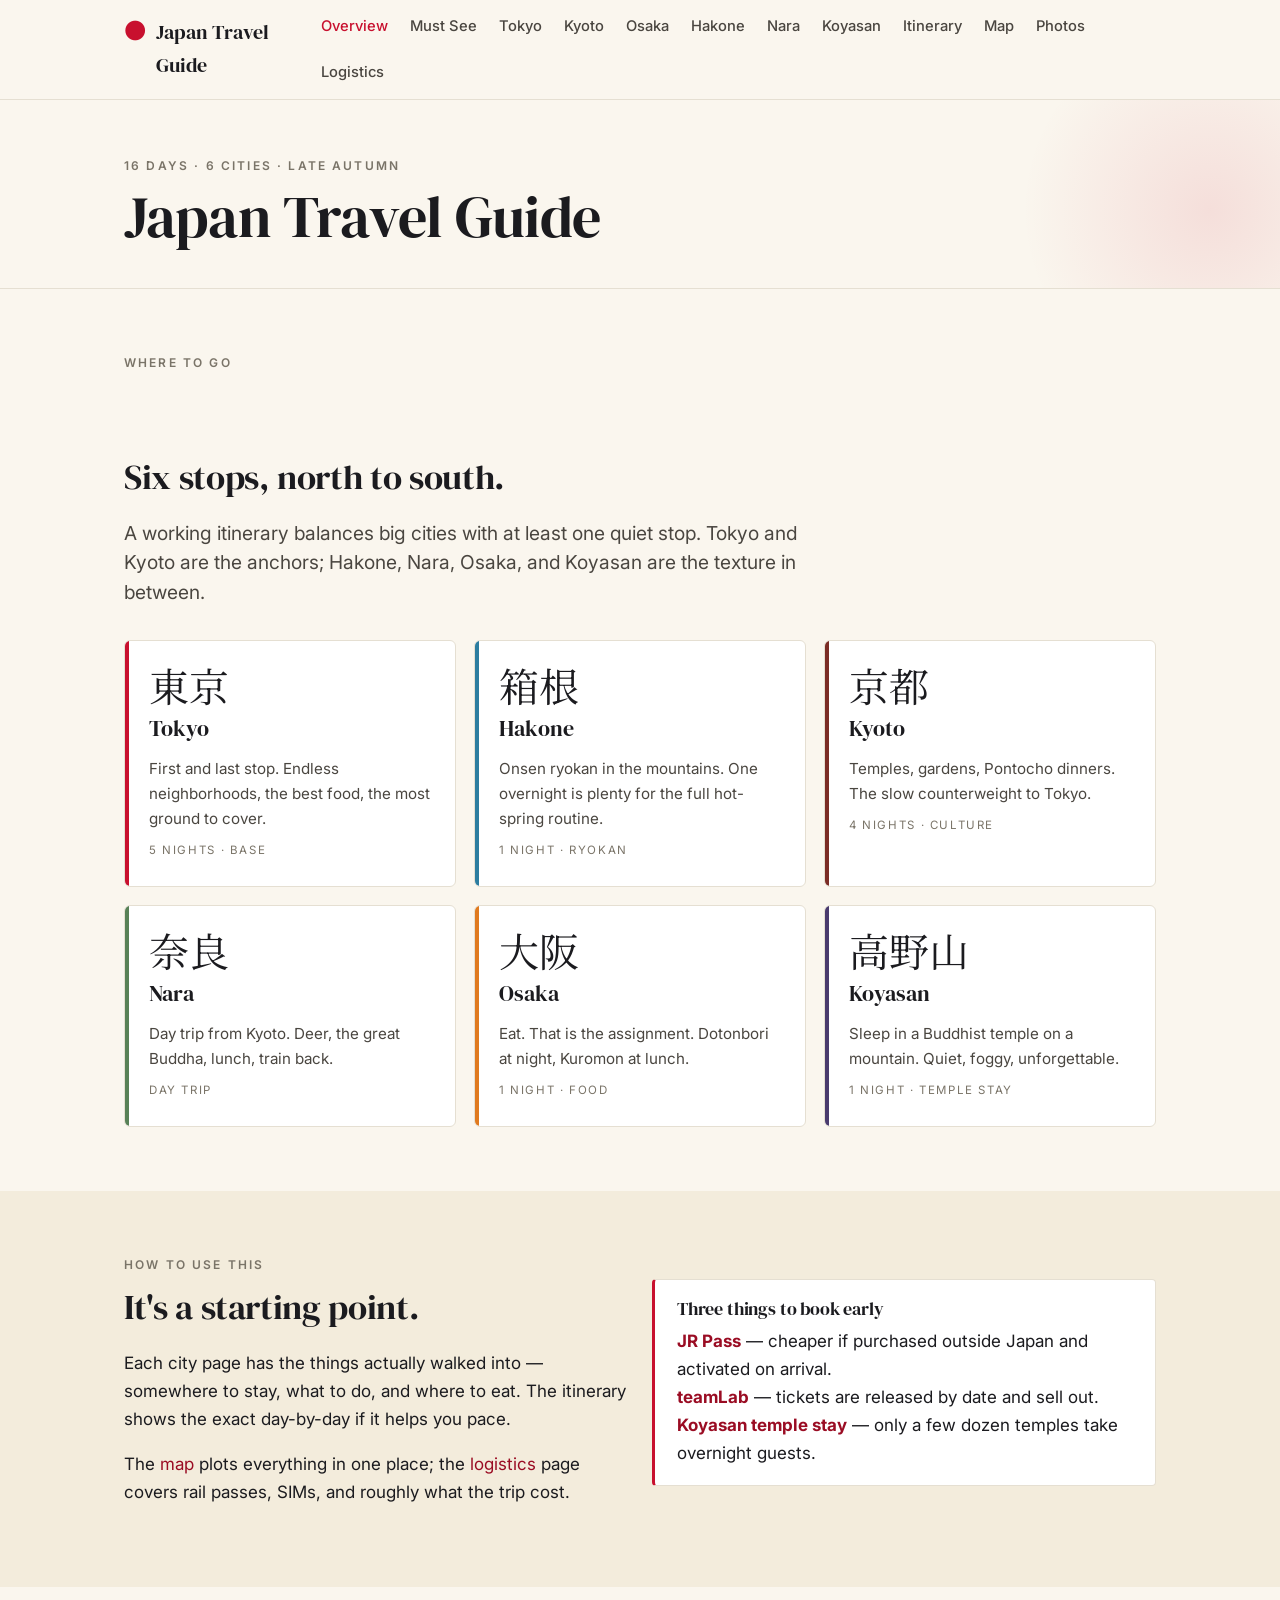
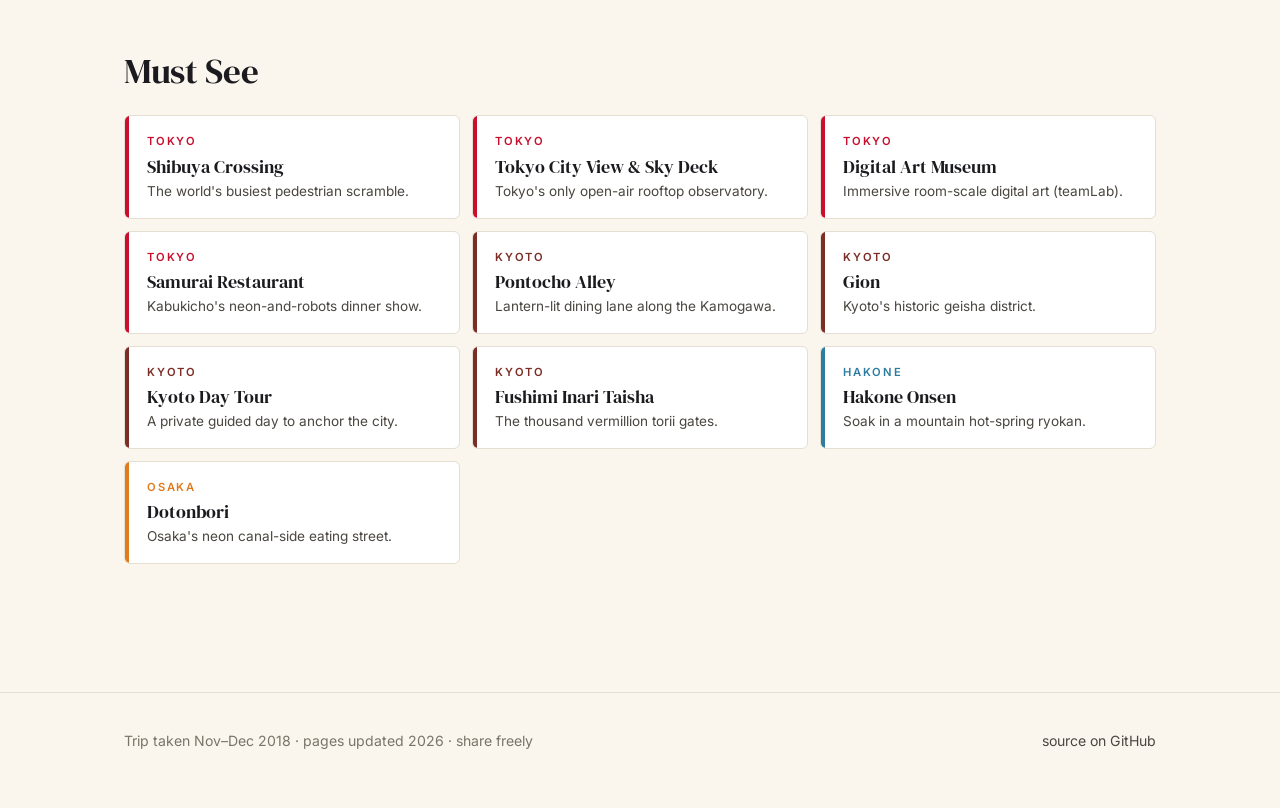
<file: index.html>
<!doctype html>
<html lang="en">
<head>
  <meta charset="utf-8" />
  <meta name="viewport" content="width=device-width, initial-scale=1" />
  <title>Japan Travel Guide</title>
  <meta name="description" content="Recommendations from 16 days in Japan: Tokyo, Hakone, Kyoto, Nara, Osaka, Koyasan." />
  <link rel="preconnect" href="https://fonts.googleapis.com">
  <link rel="preconnect" href="https://fonts.gstatic.com" crossorigin>
  <link rel="stylesheet" href="https://fonts.googleapis.com/css2?family=DM+Serif+Display&family=Inter:wght@400;500;600&family=Noto+Serif+JP:wght@400;500&display=swap">
  <link rel="stylesheet" href="assets/css/style.css">
  <link rel="icon" href="data:image/svg+xml,%3Csvg xmlns='http://www.w3.org/2000/svg' viewBox='0 0 100 100'%3E%3Ctext y='.9em' font-size='90'%3E⛩️%3C/text%3E%3C/svg%3E">
</head>
<body>
  <header class="site-header">
    <nav class="nav">
      <a class="brand" href="./"><span class="mark">●</span> Japan Travel Guide</a>
      <div class="nav-links">
        <a href="./" class="active">Overview</a>
        <a href="must-see.html">Must See</a>
        <a href="cities/tokyo.html">Tokyo</a>
        <a href="cities/kyoto.html">Kyoto</a>
        <a href="cities/osaka.html">Osaka</a>
        <a href="cities/hakone.html">Hakone</a>
        <a href="cities/nara.html">Nara</a>
        <a href="cities/koyasan.html">Koyasan</a>
        <a href="itinerary.html">Itinerary</a>
        <a href="map.html">Map</a>
        <a href="photos.html">Photos</a>
        <a href="logistics.html">Logistics</a>
      </div>
    </nav>
  </header>

  <main>
    <section class="hero">
      <div class="container">
        <p class="eyebrow">16 days · 6 cities · late autumn</p>
        <h1>Japan Travel Guide</h1>
      </div>
    </section>

    <section class="section">
      <div class="container">
        <p class="eyebrow">Where to go</p>
        <h2>Six stops, north to south.</h2>
        <p class="lede" style="margin-bottom: 32px;">
          A working itinerary balances big cities with at least one quiet stop. Tokyo and Kyoto are
          the anchors; Hakone, Nara, Osaka, and Koyasan are the texture in between.
        </p>

        <div class="city-grid">
          <a class="city-card" href="cities/tokyo.html" style="--accent: var(--c-tokyo);">
            <span class="accent"></span>
            <div class="city-jp">東京</div>
            <div class="city-en">Tokyo</div>
            <div class="city-blurb">First and last stop. Endless neighborhoods, the best food, the most ground to cover.</div>
            <div class="city-tag">5 nights · base</div>
          </a>
          <a class="city-card" href="cities/hakone.html" style="--accent: var(--c-hakone);">
            <span class="accent"></span>
            <div class="city-jp">箱根</div>
            <div class="city-en">Hakone</div>
            <div class="city-blurb">Onsen ryokan in the mountains. One overnight is plenty for the full hot-spring routine.</div>
            <div class="city-tag">1 night · ryokan</div>
          </a>
          <a class="city-card" href="cities/kyoto.html" style="--accent: var(--c-kyoto);">
            <span class="accent"></span>
            <div class="city-jp">京都</div>
            <div class="city-en">Kyoto</div>
            <div class="city-blurb">Temples, gardens, Pontocho dinners. The slow counterweight to Tokyo.</div>
            <div class="city-tag">4 nights · culture</div>
          </a>
          <a class="city-card" href="cities/nara.html" style="--accent: var(--c-nara);">
            <span class="accent"></span>
            <div class="city-jp">奈良</div>
            <div class="city-en">Nara</div>
            <div class="city-blurb">Day trip from Kyoto. Deer, the great Buddha, lunch, train back.</div>
            <div class="city-tag">day trip</div>
          </a>
          <a class="city-card" href="cities/osaka.html" style="--accent: var(--c-osaka);">
            <span class="accent"></span>
            <div class="city-jp">大阪</div>
            <div class="city-en">Osaka</div>
            <div class="city-blurb">Eat. That is the assignment. Dotonbori at night, Kuromon at lunch.</div>
            <div class="city-tag">1 night · food</div>
          </a>
          <a class="city-card" href="cities/koyasan.html" style="--accent: var(--c-koyasan);">
            <span class="accent"></span>
            <div class="city-jp">高野山</div>
            <div class="city-en">Koyasan</div>
            <div class="city-blurb">Sleep in a Buddhist temple on a mountain. Quiet, foggy, unforgettable.</div>
            <div class="city-tag">1 night · temple stay</div>
          </a>
        </div>
      </div>
    </section>

    <section class="section" style="background: var(--bg-alt);">
      <div class="container">
        <div class="row">
          <div>
            <p class="eyebrow">How to use this</p>
            <h2 style="margin-top: 8px;">It's a starting point.</h2>
            <p>
              Each city page has the things actually walked into &mdash; somewhere to stay, what to do,
              and where to eat. The itinerary shows the exact day-by-day if it helps you pace.
            </p>
            <p>
              The <a href="map.html">map</a> plots everything in one place; the
              <a href="logistics.html">logistics</a> page covers rail passes, SIMs, and roughly
              what the trip cost.
            </p>
          </div>
          <div>
            <div class="callout">
              <h3>Three things to book early</h3>
              <p>
                <a href="https://www.jrpass.com/" target="_blank" rel="noopener"><b>JR Pass</b></a> &mdash; cheaper if purchased outside Japan and activated on arrival.<br>
                <a href="https://www.teamlab.art/e/tokyo/" target="_blank" rel="noopener"><b>teamLab</b></a> &mdash; tickets are released by date and sell out.<br>
                <a href="https://www.ekoin.jp/en/" target="_blank" rel="noopener"><b>Koyasan temple stay</b></a> &mdash; only a few dozen temples take overnight guests.
              </p>
            </div>
          </div>
        </div>
      </div>
    </section>

    <section class="section">
      <div class="container">
        <h2 style="margin-top: 0;">Must See</h2>
        <div class="must-see-grid" style="margin-top: 24px;">
          <a class="must-card" href="must-see.html#shibuya-crossing" style="--accent: var(--c-tokyo);">
            <span class="accent"></span>
            <div class="must-city">Tokyo</div>
            <div class="must-name">Shibuya Crossing</div>
            <div class="must-blurb">The world's busiest pedestrian scramble.</div>
          </a>
          <a class="must-card" href="must-see.html#tokyo-city-view" style="--accent: var(--c-tokyo);">
            <span class="accent"></span>
            <div class="must-city">Tokyo</div>
            <div class="must-name">Tokyo City View &amp; Sky Deck</div>
            <div class="must-blurb">Tokyo's only open-air rooftop observatory.</div>
          </a>
          <a class="must-card" href="must-see.html#digital-art-museum" style="--accent: var(--c-tokyo);">
            <span class="accent"></span>
            <div class="must-city">Tokyo</div>
            <div class="must-name">Digital Art Museum</div>
            <div class="must-blurb">Immersive room-scale digital art (teamLab).</div>
          </a>
          <a class="must-card" href="must-see.html#samurai-restaurant" style="--accent: var(--c-tokyo);">
            <span class="accent"></span>
            <div class="must-city">Tokyo</div>
            <div class="must-name">Samurai Restaurant</div>
            <div class="must-blurb">Kabukicho's neon-and-robots dinner show.</div>
          </a>
          <a class="must-card" href="must-see.html#pontocho-alley" style="--accent: var(--c-kyoto);">
            <span class="accent"></span>
            <div class="must-city">Kyoto</div>
            <div class="must-name">Pontocho Alley</div>
            <div class="must-blurb">Lantern-lit dining lane along the Kamogawa.</div>
          </a>
          <a class="must-card" href="must-see.html#gion" style="--accent: var(--c-kyoto);">
            <span class="accent"></span>
            <div class="must-city">Kyoto</div>
            <div class="must-name">Gion</div>
            <div class="must-blurb">Kyoto's historic geisha district.</div>
          </a>
          <a class="must-card" href="must-see.html#kyoto-day-tour" style="--accent: var(--c-kyoto);">
            <span class="accent"></span>
            <div class="must-city">Kyoto</div>
            <div class="must-name">Kyoto Day Tour</div>
            <div class="must-blurb">A private guided day to anchor the city.</div>
          </a>
          <a class="must-card" href="must-see.html#fushimi-inari" style="--accent: var(--c-kyoto);">
            <span class="accent"></span>
            <div class="must-city">Kyoto</div>
            <div class="must-name">Fushimi Inari Taisha</div>
            <div class="must-blurb">The thousand vermillion torii gates.</div>
          </a>
          <a class="must-card" href="must-see.html#hakone-onsen" style="--accent: var(--c-hakone);">
            <span class="accent"></span>
            <div class="must-city">Hakone</div>
            <div class="must-name">Hakone Onsen</div>
            <div class="must-blurb">Soak in a mountain hot-spring ryokan.</div>
          </a>
          <a class="must-card" href="must-see.html#dotonbori" style="--accent: var(--c-osaka);">
            <span class="accent"></span>
            <div class="must-city">Osaka</div>
            <div class="must-name">Dotonbori</div>
            <div class="must-blurb">Osaka's neon canal-side eating street.</div>
          </a>
        </div>
      </div>
    </section>
  </main>

  <footer class="site-footer">
    <div class="container">
      <div>Trip taken Nov–Dec 2018 · pages updated 2026 · share freely</div>
      <div><a href="https://github.com/lucymeadow/japan">source on GitHub</a></div>
    </div>
  </footer>
</body>
</html>
</file>
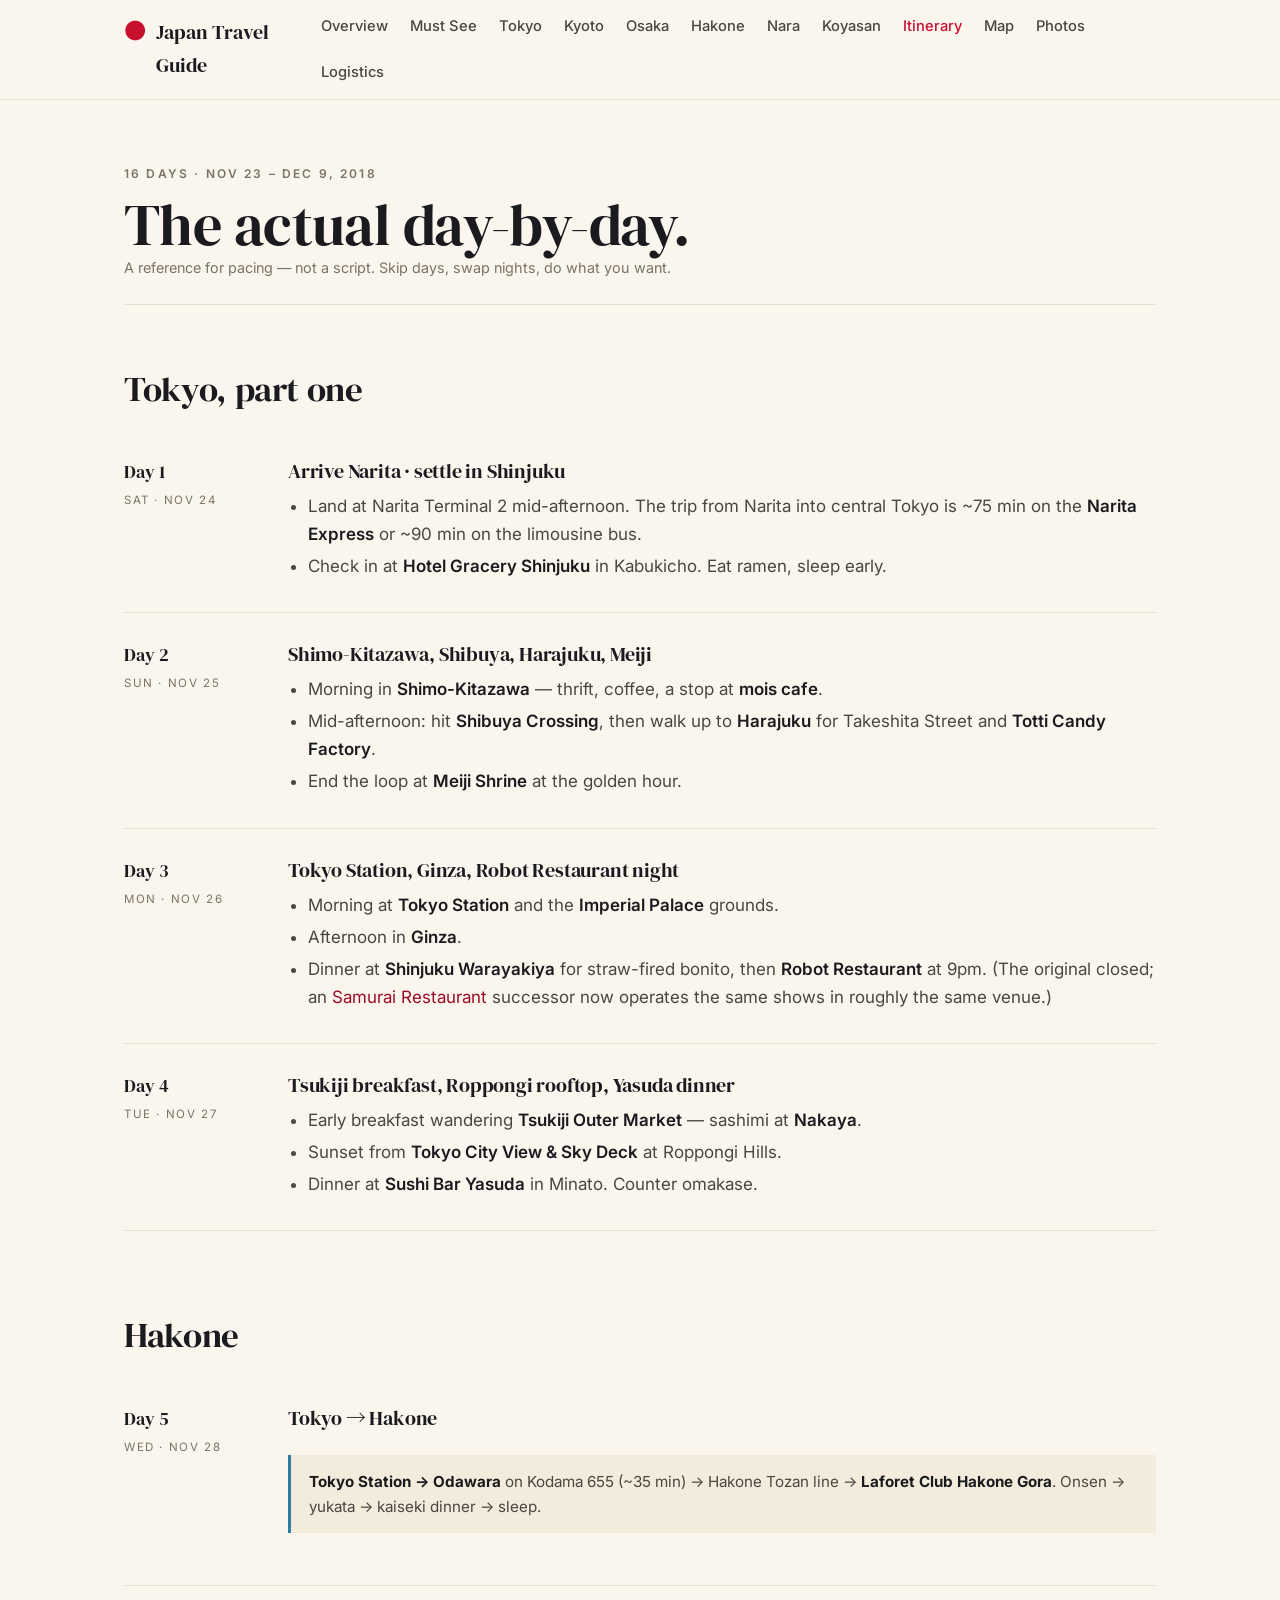
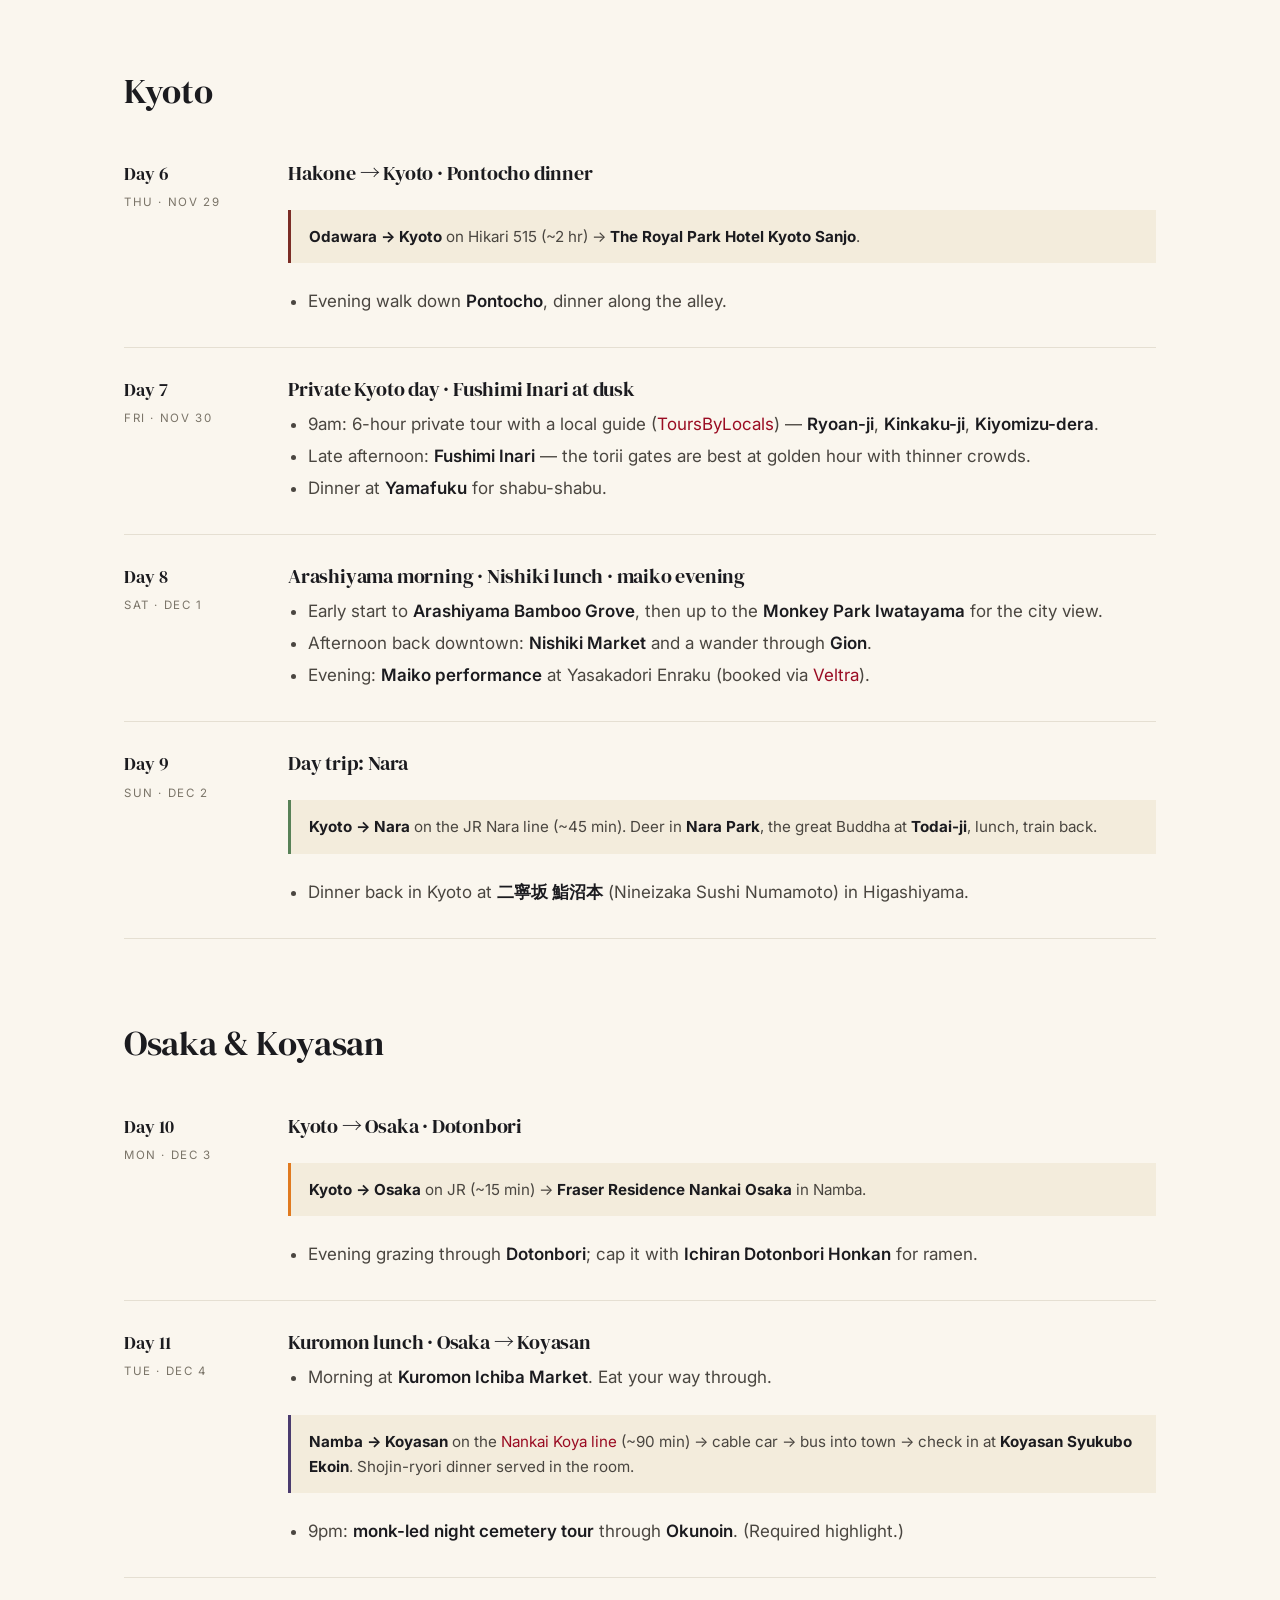
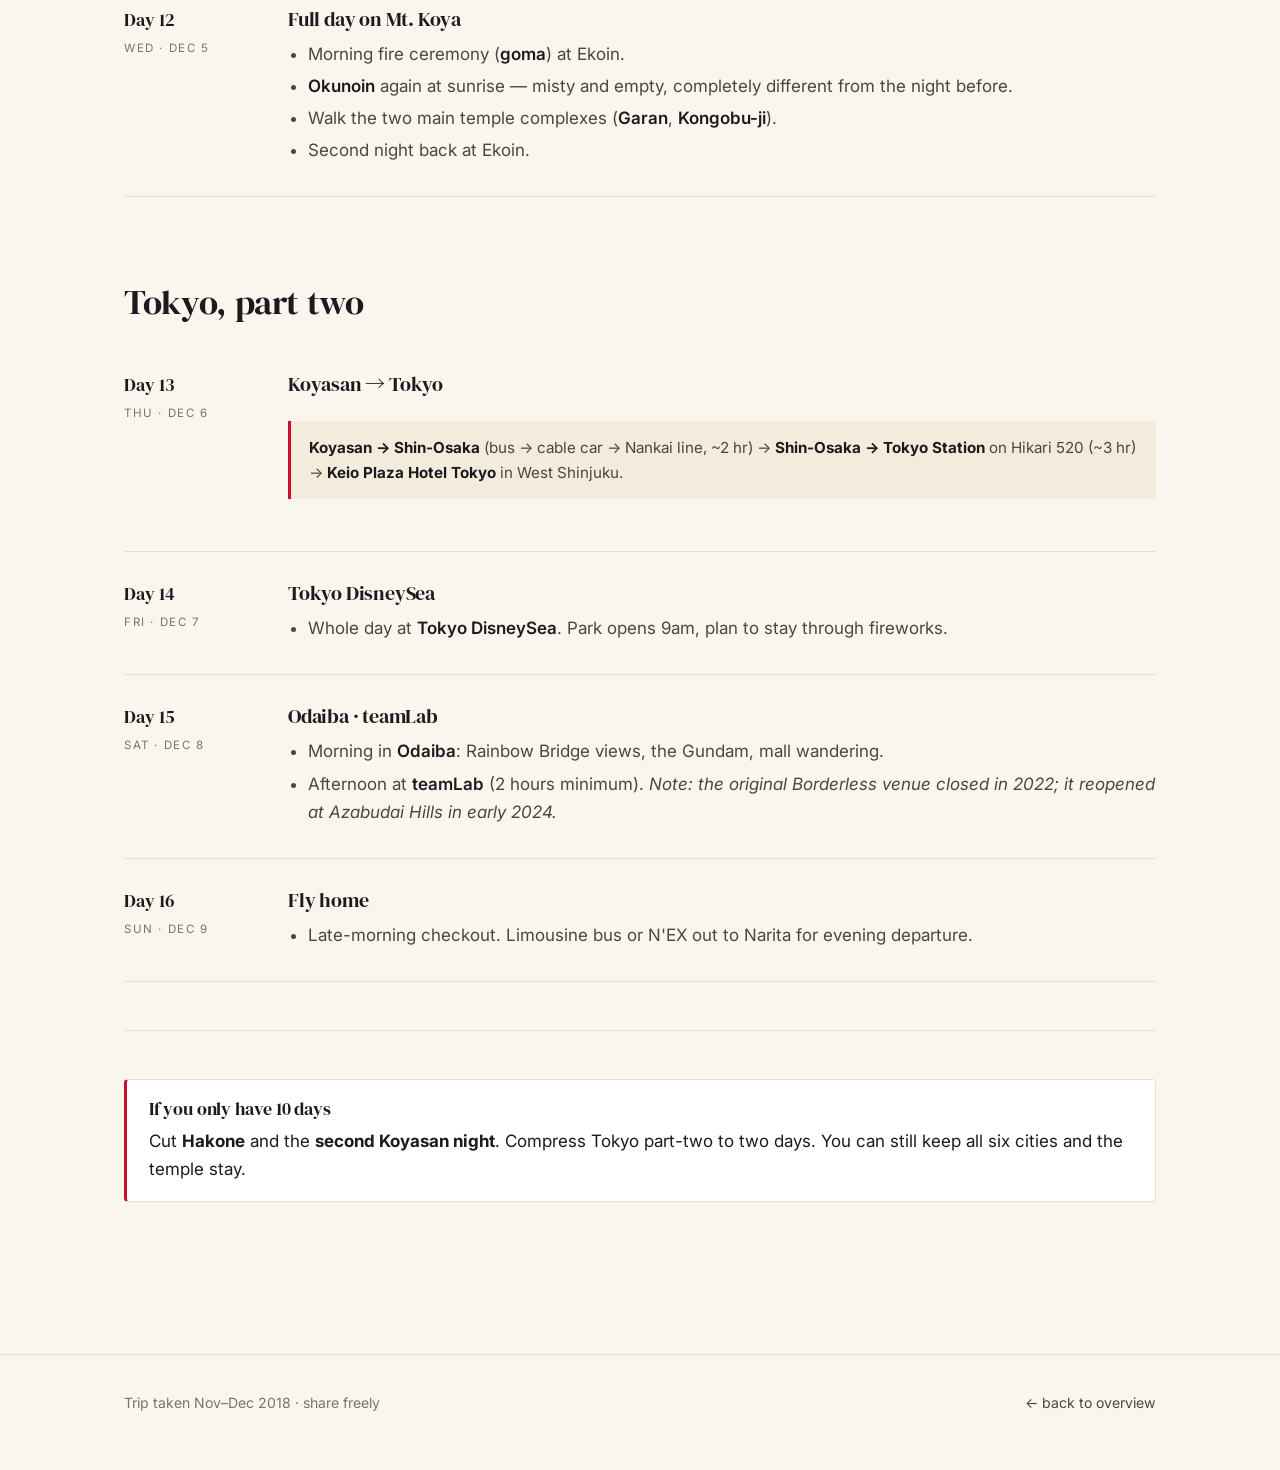
<file: itinerary.html>
<!doctype html>
<html lang="en">
<head>
  <meta charset="utf-8" />
  <meta name="viewport" content="width=device-width, initial-scale=1" />
  <title>Itinerary — Japan Travel Guide</title>
  <link rel="preconnect" href="https://fonts.googleapis.com">
  <link rel="preconnect" href="https://fonts.gstatic.com" crossorigin>
  <link rel="stylesheet" href="https://fonts.googleapis.com/css2?family=DM+Serif+Display&family=Inter:wght@400;500;600&family=Noto+Serif+JP:wght@400;500&display=swap">
  <link rel="stylesheet" href="assets/css/style.css">
  <link rel="icon" href="data:image/svg+xml,%3Csvg xmlns='http://www.w3.org/2000/svg' viewBox='0 0 100 100'%3E%3Ctext y='.9em' font-size='90'%3E⛩️%3C/text%3E%3C/svg%3E">
</head>
<body>
  <header class="site-header">
    <nav class="nav">
      <a class="brand" href="./"><span class="mark">●</span> Japan Travel Guide</a>
      <div class="nav-links">
        <a href="./">Overview</a>
        <a href="must-see.html">Must See</a>
        <a href="cities/tokyo.html">Tokyo</a>
        <a href="cities/kyoto.html">Kyoto</a>
        <a href="cities/osaka.html">Osaka</a>
        <a href="cities/hakone.html">Hakone</a>
        <a href="cities/nara.html">Nara</a>
        <a href="cities/koyasan.html">Koyasan</a>
        <a href="itinerary.html" class="active">Itinerary</a>
        <a href="map.html">Map</a>
        <a href="photos.html">Photos</a>
        <a href="logistics.html">Logistics</a>
      </div>
    </nav>
  </header>

  <main>
    <div class="container">
      <header class="city-header">
        <div>
          <p class="eyebrow">16 days · Nov 23 – Dec 9, 2018</p>
          <h1>The actual day-by-day.</h1>
          <div class="city-meta">A reference for pacing &mdash; not a script. Skip days, swap nights, do what you want.</div>
        </div>
      </header>

      <section class="section">

        <h2 style="margin-top: 0;">Tokyo, part one</h2>

        <div class="day">
          <div class="when">Day 1<span class="dow">Sat · Nov 24</span></div>
          <div class="what">
            <h3>Arrive Narita · settle in Shinjuku</h3>
            <ul>
              <li>Land at Narita Terminal 2 mid-afternoon. The trip from Narita into central Tokyo is ~75 min on the <b>Narita Express</b> or ~90 min on the limousine bus.</li>
              <li>Check in at <a href="https://shinjuku.gracery.com/" target="_blank" rel="noopener"><b>Hotel Gracery Shinjuku</b></a> in Kabukicho. Eat ramen, sleep early.</li>
            </ul>
          </div>
        </div>

        <div class="day">
          <div class="when">Day 2<span class="dow">Sun · Nov 25</span></div>
          <div class="what">
            <h3>Shimo-Kitazawa, Shibuya, Harajuku, Meiji</h3>
            <ul>
              <li>Morning in <b>Shimo-Kitazawa</b> &mdash; thrift, coffee, a stop at <b>mois cafe</b>.</li>
              <li>Mid-afternoon: hit <b>Shibuya Crossing</b>, then walk up to <b>Harajuku</b> for Takeshita Street and <b>Totti Candy Factory</b>.</li>
              <li>End the loop at <b>Meiji Shrine</b> at the golden hour.</li>
            </ul>
          </div>
        </div>

        <div class="day">
          <div class="when">Day 3<span class="dow">Mon · Nov 26</span></div>
          <div class="what">
            <h3>Tokyo Station, Ginza, Robot Restaurant night</h3>
            <ul>
              <li>Morning at <b>Tokyo Station</b> and the <b>Imperial Palace</b> grounds.</li>
              <li>Afternoon in <b>Ginza</b>.</li>
              <li>Dinner at <a href="https://www.google.com/maps/search/?api=1&amp;query=Shinjuku+Warayakiya" target="_blank" rel="noopener"><b>Shinjuku Warayakiya</b></a> for straw-fired bonito, then <b>Robot Restaurant</b> at 9pm. (The original closed; an <a href="https://samurai-restaurant.tokyo/" target="_blank" rel="noopener">Samurai Restaurant</a> successor now operates the same shows in roughly the same venue.)</li>
            </ul>
          </div>
        </div>

        <div class="day">
          <div class="when">Day 4<span class="dow">Tue · Nov 27</span></div>
          <div class="what">
            <h3>Tsukiji breakfast, Roppongi rooftop, Yasuda dinner</h3>
            <ul>
              <li>Early breakfast wandering <a href="https://www.tsukiji.or.jp/english/" target="_blank" rel="noopener"><b>Tsukiji Outer Market</b></a> &mdash; sashimi at <b>Nakaya</b>.</li>
              <li>Sunset from <a href="https://tcv.roppongihills.com/en/" target="_blank" rel="noopener"><b>Tokyo City View &amp; Sky Deck</b></a> at Roppongi Hills.</li>
              <li>Dinner at <a href="https://www.sushibaryasuda.com/" target="_blank" rel="noopener"><b>Sushi Bar Yasuda</b></a> in Minato. Counter omakase.</li>
            </ul>
          </div>
        </div>

        <h2>Hakone</h2>

        <div class="day">
          <div class="when">Day 5<span class="dow">Wed · Nov 28</span></div>
          <div class="what">
            <h3>Tokyo → Hakone</h3>
            <div class="leg" style="--accent: var(--c-hakone);">
              <b>Tokyo Station → Odawara</b> on Kodama 655 (~35 min) → Hakone Tozan line → <a href="https://www.google.com/maps/search/?api=1&amp;query=Laforet+Club+Hakone+Gora" target="_blank" rel="noopener"><b>Laforet Club Hakone Gora</b></a>. Onsen → yukata → kaiseki dinner → sleep.
            </div>
          </div>
        </div>

        <h2>Kyoto</h2>

        <div class="day">
          <div class="when">Day 6<span class="dow">Thu · Nov 29</span></div>
          <div class="what">
            <h3>Hakone → Kyoto · Pontocho dinner</h3>
            <div class="leg" style="--accent: var(--c-kyoto);">
              <b>Odawara → Kyoto</b> on Hikari 515 (~2 hr) → <a href="https://www.the-royalpark.jp/the/kyotosanjo/en/" target="_blank" rel="noopener"><b>The Royal Park Hotel Kyoto Sanjo</b></a>.
            </div>
            <ul>
              <li>Evening walk down <a href="https://www.google.com/maps/search/?api=1&amp;query=Pontocho+Kyoto" target="_blank" rel="noopener"><b>Pontocho</b></a>, dinner along the alley.</li>
            </ul>
          </div>
        </div>

        <div class="day">
          <div class="when">Day 7<span class="dow">Fri · Nov 30</span></div>
          <div class="what">
            <h3>Private Kyoto day · Fushimi Inari at dusk</h3>
            <ul>
              <li>9am: 6-hour private tour with a local guide (<a href="https://www.toursbylocals.com/Kyoto-Tours" target="_blank" rel="noopener">ToursByLocals</a>) &mdash; <a href="http://www.ryoanji.jp/smph/eng/" target="_blank" rel="noopener"><b>Ryoan-ji</b></a>, <a href="https://www.shokoku-ji.jp/en/kinkakuji/" target="_blank" rel="noopener"><b>Kinkaku-ji</b></a>, <a href="https://www.kiyomizudera.or.jp/en/" target="_blank" rel="noopener"><b>Kiyomizu-dera</b></a>.</li>
              <li>Late afternoon: <a href="http://inari.jp/en/" target="_blank" rel="noopener"><b>Fushimi Inari</b></a> &mdash; the torii gates are best at golden hour with thinner crowds.</li>
              <li>Dinner at <b>Yamafuku</b> for shabu-shabu.</li>
            </ul>
          </div>
        </div>

        <div class="day">
          <div class="when">Day 8<span class="dow">Sat · Dec 1</span></div>
          <div class="what">
            <h3>Arashiyama morning · Nishiki lunch · maiko evening</h3>
            <ul>
              <li>Early start to <a href="https://www.google.com/maps/search/?api=1&amp;query=Arashiyama+Bamboo+Grove" target="_blank" rel="noopener"><b>Arashiyama Bamboo Grove</b></a>, then up to the <a href="https://monkeypark.jp/english/" target="_blank" rel="noopener"><b>Monkey Park Iwatayama</b></a> for the city view.</li>
              <li>Afternoon back downtown: <a href="https://www.kyoto-nishiki.or.jp/" target="_blank" rel="noopener"><b>Nishiki Market</b></a> and a wander through <a href="https://www.google.com/maps/search/?api=1&amp;query=Gion+Kyoto" target="_blank" rel="noopener"><b>Gion</b></a>.</li>
              <li>Evening: <b>Maiko performance</b> at Yasakadori Enraku (booked via <a href="https://www.veltra.com/en/asia/japan/kyoto/a/100331" target="_blank" rel="noopener">Veltra</a>).</li>
            </ul>
          </div>
        </div>

        <div class="day">
          <div class="when">Day 9<span class="dow">Sun · Dec 2</span></div>
          <div class="what">
            <h3>Day trip: Nara</h3>
            <div class="leg" style="--accent: var(--c-nara);">
              <b>Kyoto → Nara</b> on the JR Nara line (~45 min). Deer in <a href="https://www.google.com/maps/search/?api=1&amp;query=Nara+Park" target="_blank" rel="noopener"><b>Nara Park</b></a>, the great Buddha at <a href="http://www.todaiji.or.jp/english/" target="_blank" rel="noopener"><b>Todai-ji</b></a>, lunch, train back.
            </div>
            <ul>
              <li>Dinner back in Kyoto at <b>二寧坂 鮨沼本</b> (Nineizaka Sushi Numamoto) in Higashiyama.</li>
            </ul>
          </div>
        </div>

        <h2>Osaka &amp; Koyasan</h2>

        <div class="day">
          <div class="when">Day 10<span class="dow">Mon · Dec 3</span></div>
          <div class="what">
            <h3>Kyoto → Osaka · Dotonbori</h3>
            <div class="leg" style="--accent: var(--c-osaka);">
              <b>Kyoto → Osaka</b> on JR (~15 min) → <a href="https://osaka.frasershospitality.com/" target="_blank" rel="noopener"><b>Fraser Residence Nankai Osaka</b></a> in Namba.
            </div>
            <ul>
              <li>Evening grazing through <a href="https://www.google.com/maps/search/?api=1&amp;query=Dotonbori+Osaka" target="_blank" rel="noopener"><b>Dotonbori</b></a>; cap it with <a href="https://en.ichiran.com/" target="_blank" rel="noopener"><b>Ichiran Dotonbori Honkan</b></a> for ramen.</li>
            </ul>
          </div>
        </div>

        <div class="day">
          <div class="when">Day 11<span class="dow">Tue · Dec 4</span></div>
          <div class="what">
            <h3>Kuromon lunch · Osaka → Koyasan</h3>
            <ul>
              <li>Morning at <a href="https://kuromon.com/" target="_blank" rel="noopener"><b>Kuromon Ichiba Market</b></a>. Eat your way through.</li>
            </ul>
            <div class="leg" style="--accent: var(--c-koyasan);">
              <b>Namba → Koyasan</b> on the <a href="https://www.nankai.co.jp/en/highway/koyasan_world_heritage.html" target="_blank" rel="noopener">Nankai Koya line</a> (~90 min) → cable car → bus into town → check in at <a href="https://www.ekoin.jp/en/" target="_blank" rel="noopener"><b>Koyasan Syukubo Ekoin</b></a>. Shojin-ryori dinner served in the room.
            </div>
            <ul>
              <li>9pm: <b>monk-led night cemetery tour</b> through <a href="https://www.google.com/maps/search/?api=1&amp;query=Okunoin+Koyasan" target="_blank" rel="noopener"><b>Okunoin</b></a>. (Required highlight.)</li>
            </ul>
          </div>
        </div>

        <div class="day">
          <div class="when">Day 12<span class="dow">Wed · Dec 5</span></div>
          <div class="what">
            <h3>Full day on Mt. Koya</h3>
            <ul>
              <li>Morning fire ceremony (<b>goma</b>) at Ekoin.</li>
              <li><b>Okunoin</b> again at sunrise &mdash; misty and empty, completely different from the night before.</li>
              <li>Walk the two main temple complexes (<b>Garan</b>, <b>Kongobu-ji</b>).</li>
              <li>Second night back at Ekoin.</li>
            </ul>
          </div>
        </div>

        <h2>Tokyo, part two</h2>

        <div class="day">
          <div class="when">Day 13<span class="dow">Thu · Dec 6</span></div>
          <div class="what">
            <h3>Koyasan → Tokyo</h3>
            <div class="leg" style="--accent: var(--c-tokyo);">
              <b>Koyasan → Shin-Osaka</b> (bus → cable car → Nankai line, ~2 hr) → <b>Shin-Osaka → Tokyo Station</b> on Hikari 520 (~3 hr) → <a href="https://www.keioplaza.com/" target="_blank" rel="noopener"><b>Keio Plaza Hotel Tokyo</b></a> in West Shinjuku.
            </div>
          </div>
        </div>

        <div class="day">
          <div class="when">Day 14<span class="dow">Fri · Dec 7</span></div>
          <div class="what">
            <h3>Tokyo DisneySea</h3>
            <ul>
              <li>Whole day at <a href="https://www.tokyodisneyresort.jp/en/tds/" target="_blank" rel="noopener"><b>Tokyo DisneySea</b></a>. Park opens 9am, plan to stay through fireworks.</li>
            </ul>
          </div>
        </div>

        <div class="day">
          <div class="when">Day 15<span class="dow">Sat · Dec 8</span></div>
          <div class="what">
            <h3>Odaiba · teamLab</h3>
            <ul>
              <li>Morning in <a href="https://www.google.com/maps/search/?api=1&amp;query=Odaiba+Tokyo" target="_blank" rel="noopener"><b>Odaiba</b></a>: Rainbow Bridge views, the Gundam, mall wandering.</li>
              <li>Afternoon at <a href="https://www.teamlab.art/e/tokyo/" target="_blank" rel="noopener"><b>teamLab</b></a> (2 hours minimum). <i>Note: the original Borderless venue closed in 2022; it reopened at Azabudai Hills in early 2024.</i></li>
            </ul>
          </div>
        </div>

        <div class="day">
          <div class="when">Day 16<span class="dow">Sun · Dec 9</span></div>
          <div class="what">
            <h3>Fly home</h3>
            <ul>
              <li>Late-morning checkout. Limousine bus or N'EX out to Narita for evening departure.</li>
            </ul>
          </div>
        </div>

        <hr class="divider">

        <div class="callout">
          <h3>If you only have 10 days</h3>
          <p>Cut <b>Hakone</b> and the <b>second Koyasan night</b>. Compress Tokyo part-two to two days. You can still keep all six cities and the temple stay.</p>
        </div>
      </section>
    </div>
  </main>

  <footer class="site-footer">
    <div class="container">
      <div>Trip taken Nov–Dec 2018 · share freely</div>
      <div><a href="./">← back to overview</a></div>
    </div>
  </footer>
</body>
</html>
</file>
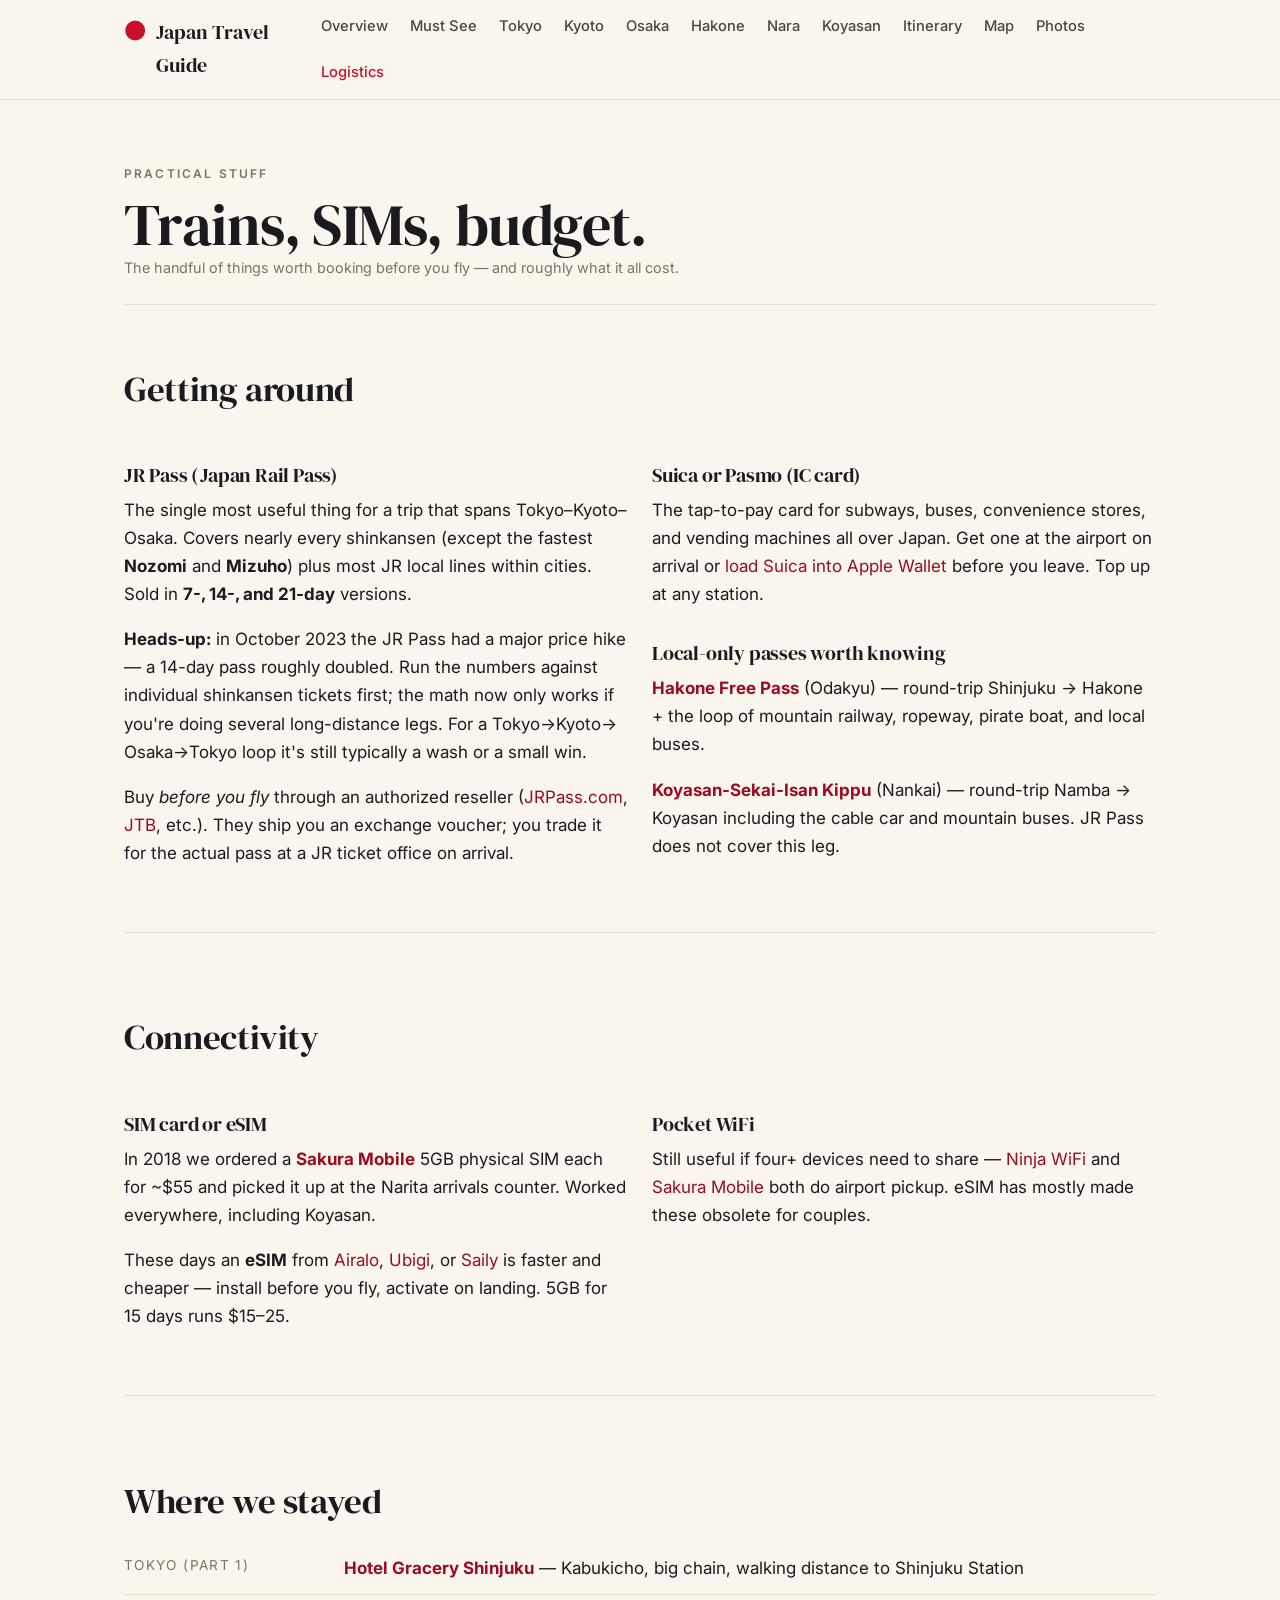
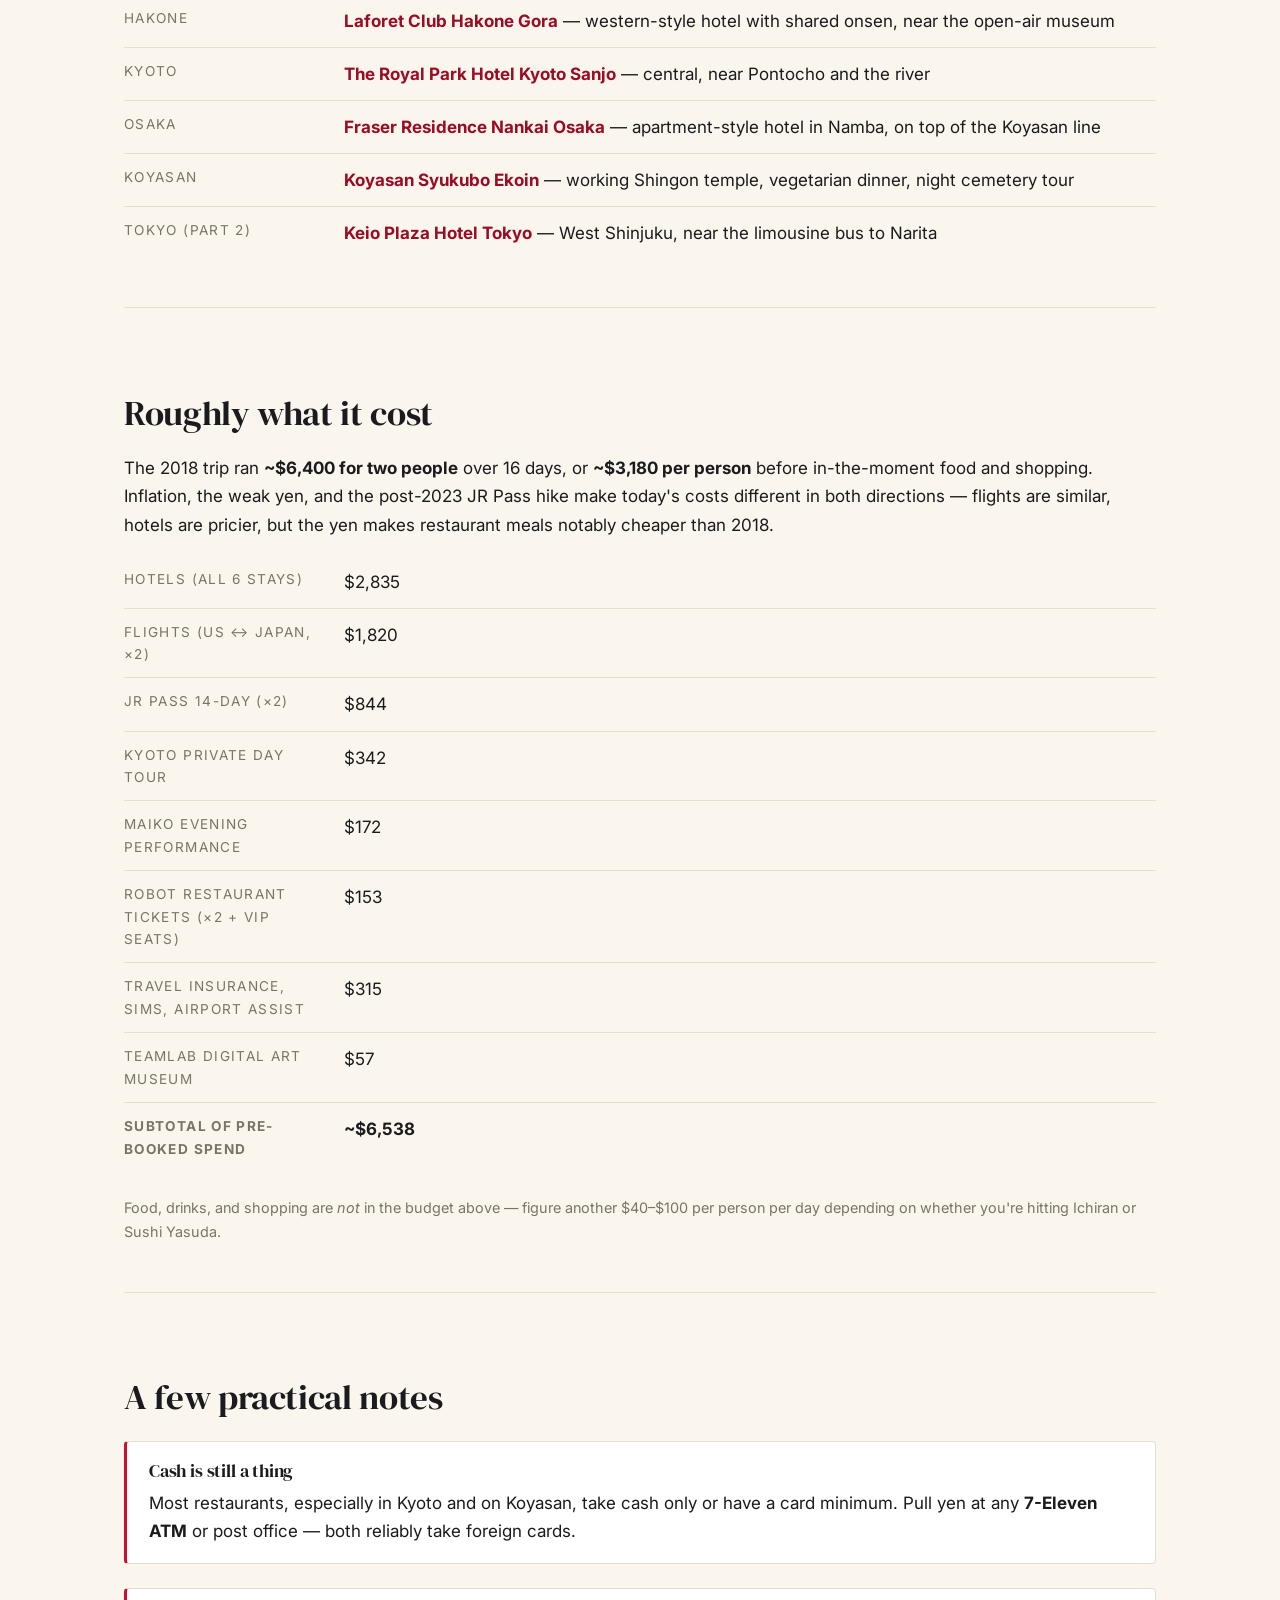
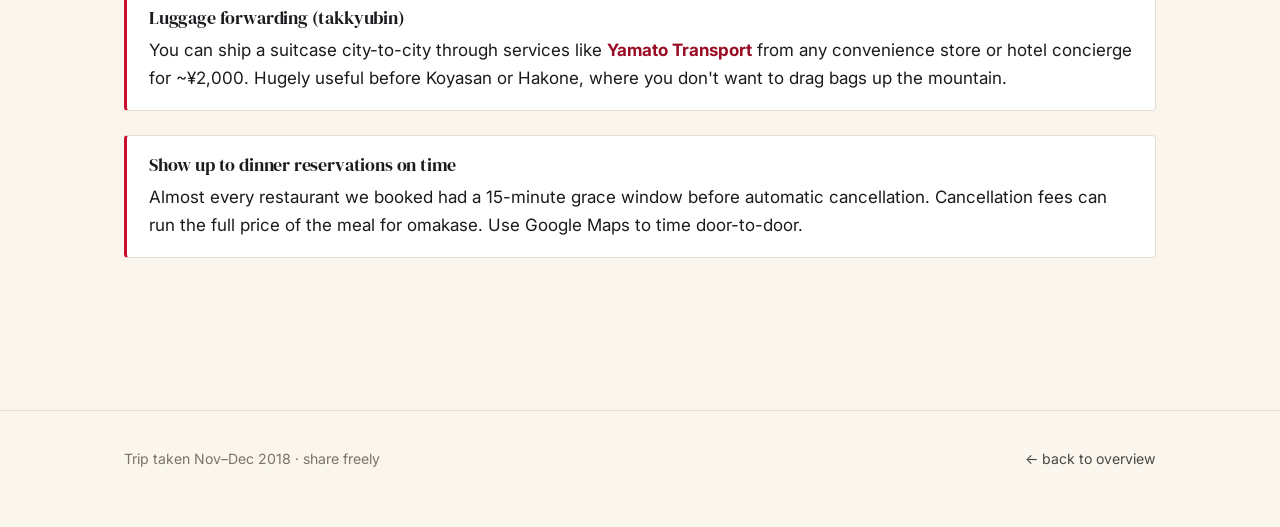
<file: logistics.html>
<!doctype html>
<html lang="en">
<head>
  <meta charset="utf-8" />
  <meta name="viewport" content="width=device-width, initial-scale=1" />
  <title>Logistics — Japan Travel Guide</title>
  <link rel="preconnect" href="https://fonts.googleapis.com">
  <link rel="preconnect" href="https://fonts.gstatic.com" crossorigin>
  <link rel="stylesheet" href="https://fonts.googleapis.com/css2?family=DM+Serif+Display&family=Inter:wght@400;500;600&family=Noto+Serif+JP:wght@400;500&display=swap">
  <link rel="stylesheet" href="assets/css/style.css">
  <link rel="icon" href="data:image/svg+xml,%3Csvg xmlns='http://www.w3.org/2000/svg' viewBox='0 0 100 100'%3E%3Ctext y='.9em' font-size='90'%3E⛩️%3C/text%3E%3C/svg%3E">
</head>
<body>
  <header class="site-header">
    <nav class="nav">
      <a class="brand" href="./"><span class="mark">●</span> Japan Travel Guide</a>
      <div class="nav-links">
        <a href="./">Overview</a>
        <a href="must-see.html">Must See</a>
        <a href="cities/tokyo.html">Tokyo</a>
        <a href="cities/kyoto.html">Kyoto</a>
        <a href="cities/osaka.html">Osaka</a>
        <a href="cities/hakone.html">Hakone</a>
        <a href="cities/nara.html">Nara</a>
        <a href="cities/koyasan.html">Koyasan</a>
        <a href="itinerary.html">Itinerary</a>
        <a href="map.html">Map</a>
        <a href="photos.html">Photos</a>
        <a href="logistics.html" class="active">Logistics</a>
      </div>
    </nav>
  </header>

  <main>
    <div class="container">
      <header class="city-header">
        <div>
          <p class="eyebrow">Practical stuff</p>
          <h1>Trains, SIMs, budget.</h1>
          <div class="city-meta">The handful of things worth booking before you fly &mdash; and roughly what it all cost.</div>
        </div>
      </header>

      <section class="section">

        <h2 style="margin-top: 0;">Getting around</h2>

        <div class="row">
          <div>
            <h3>JR Pass (Japan Rail Pass)</h3>
            <p>
              The single most useful thing for a trip that spans Tokyo–Kyoto–Osaka. Covers nearly
              every shinkansen (except the fastest <b>Nozomi</b> and <b>Mizuho</b>) plus most JR
              local lines within cities. Sold in <b>7-, 14-, and 21-day</b> versions.
            </p>
            <p>
              <b>Heads-up:</b> in October 2023 the JR Pass had a major price hike &mdash; a 14-day
              pass roughly doubled. Run the numbers against individual shinkansen tickets first; the
              math now only works if you're doing several long-distance legs. For a Tokyo→Kyoto→
              Osaka→Tokyo loop it's still typically a wash or a small win.
            </p>
            <p>
              Buy <i>before you fly</i> through an authorized reseller
              (<a href="https://www.jrpass.com/" target="_blank" rel="noopener">JRPass.com</a>,
              <a href="https://japanrailpass.jtbusa.com/" target="_blank" rel="noopener">JTB</a>, etc.).
              They ship you an exchange voucher; you trade it for the actual pass at a JR ticket
              office on arrival.
            </p>
          </div>
          <div>
            <h3>Suica or Pasmo (IC card)</h3>
            <p>
              The tap-to-pay card for subways, buses, convenience stores, and vending machines all
              over Japan. Get one at the airport on arrival or
              <a href="https://support.apple.com/en-us/HT207154" target="_blank" rel="noopener">load Suica into Apple Wallet</a>
              before you leave. Top up at any station.
            </p>

            <h3>Local-only passes worth knowing</h3>
            <p>
              <a href="https://www.odakyu.jp/english/passes/hakone/" target="_blank" rel="noopener"><b>Hakone Free Pass</b></a>
              (Odakyu) &mdash; round-trip Shinjuku → Hakone + the loop of mountain railway,
              ropeway, pirate boat, and local buses.
            </p>
            <p>
              <a href="https://www.nankai.co.jp/en/highway/koyasan_world_heritage.html" target="_blank" rel="noopener"><b>Koyasan-Sekai-Isan Kippu</b></a>
              (Nankai) &mdash; round-trip Namba → Koyasan including the cable car and mountain
              buses. JR Pass does not cover this leg.
            </p>
          </div>
        </div>

        <hr class="divider">

        <h2>Connectivity</h2>
        <div class="row">
          <div>
            <h3>SIM card or eSIM</h3>
            <p>
              In 2018 we ordered a
              <a href="https://www.sakuramobile.jp/" target="_blank" rel="noopener"><b>Sakura Mobile</b></a>
              5GB physical SIM each for ~$55 and picked it up at the Narita arrivals counter.
              Worked everywhere, including Koyasan.
            </p>
            <p>
              These days an <b>eSIM</b> from
              <a href="https://www.airalo.com/" target="_blank" rel="noopener">Airalo</a>,
              <a href="https://www.ubigi.com/" target="_blank" rel="noopener">Ubigi</a>, or
              <a href="https://saily.com/" target="_blank" rel="noopener">Saily</a> is faster and
              cheaper &mdash; install before you fly, activate on landing. 5GB for 15 days runs
              $15–25.
            </p>
          </div>
          <div>
            <h3>Pocket WiFi</h3>
            <p>
              Still useful if four+ devices need to share &mdash;
              <a href="https://ninjawifi.com/en/" target="_blank" rel="noopener">Ninja WiFi</a> and
              <a href="https://www.sakuramobile.jp/" target="_blank" rel="noopener">Sakura Mobile</a>
              both do airport pickup. eSIM has mostly made these obsolete for couples.
            </p>
          </div>
        </div>

        <hr class="divider">

        <h2>Where we stayed</h2>

        <table class="kv">
          <tr><td>Tokyo (part 1)</td><td><a href="https://shinjuku.gracery.com/" target="_blank" rel="noopener"><b>Hotel Gracery Shinjuku</b></a> &mdash; Kabukicho, big chain, walking distance to Shinjuku Station</td></tr>
          <tr><td>Hakone</td><td><a href="https://www.google.com/maps/search/?api=1&amp;query=Laforet+Club+Hakone+Gora" target="_blank" rel="noopener"><b>Laforet Club Hakone Gora</b></a> &mdash; western-style hotel with shared onsen, near the open-air museum</td></tr>
          <tr><td>Kyoto</td><td><a href="https://www.the-royalpark.jp/the/kyotosanjo/en/" target="_blank" rel="noopener"><b>The Royal Park Hotel Kyoto Sanjo</b></a> &mdash; central, near Pontocho and the river</td></tr>
          <tr><td>Osaka</td><td><a href="https://osaka.frasershospitality.com/" target="_blank" rel="noopener"><b>Fraser Residence Nankai Osaka</b></a> &mdash; apartment-style hotel in Namba, on top of the Koyasan line</td></tr>
          <tr><td>Koyasan</td><td><a href="https://www.ekoin.jp/en/" target="_blank" rel="noopener"><b>Koyasan Syukubo Ekoin</b></a> &mdash; working Shingon temple, vegetarian dinner, night cemetery tour</td></tr>
          <tr><td>Tokyo (part 2)</td><td><a href="https://www.keioplaza.com/" target="_blank" rel="noopener"><b>Keio Plaza Hotel Tokyo</b></a> &mdash; West Shinjuku, near the limousine bus to Narita</td></tr>
        </table>

        <hr class="divider">

        <h2>Roughly what it cost</h2>
        <p>
          The 2018 trip ran <b>~$6,400 for two people</b> over 16 days, or <b>~$3,180 per person</b>
          before in-the-moment food and shopping. Inflation, the weak yen, and the post-2023 JR
          Pass hike make today's costs different in both directions &mdash; flights are similar,
          hotels are pricier, but the yen makes restaurant meals notably cheaper than 2018.
        </p>

        <table class="kv">
          <tr><td>Hotels (all 6 stays)</td><td>$2,835</td></tr>
          <tr><td>Flights (US ↔ Japan, ×2)</td><td>$1,820</td></tr>
          <tr><td>JR Pass 14-day (×2)</td><td>$844</td></tr>
          <tr><td>Kyoto private day tour</td><td>$342</td></tr>
          <tr><td>Maiko evening performance</td><td>$172</td></tr>
          <tr><td>Robot Restaurant tickets (×2 + VIP seats)</td><td>$153</td></tr>
          <tr><td>Travel insurance, SIMs, airport assist</td><td>$315</td></tr>
          <tr><td>teamLab Digital Art Museum</td><td>$57</td></tr>
          <tr><td><b>Subtotal of pre-booked spend</b></td><td><b>~$6,538</b></td></tr>
        </table>

        <p class="muted" style="margin-top: 24px; font-size: 0.9rem;">
          Food, drinks, and shopping are <i>not</i> in the budget above &mdash; figure another
          $40–$100 per person per day depending on whether you're hitting Ichiran or Sushi Yasuda.
        </p>

        <hr class="divider">

        <h2>A few practical notes</h2>

        <div class="callout">
          <h3>Cash is still a thing</h3>
          <p>Most restaurants, especially in Kyoto and on Koyasan, take cash only or have a card
            minimum. Pull yen at any <b>7-Eleven ATM</b> or post office &mdash; both reliably take
            foreign cards.</p>
        </div>

        <div class="callout">
          <h3>Luggage forwarding (takkyubin)</h3>
          <p>You can ship a suitcase city-to-city through services like
            <a href="https://www.kuronekoyamato.co.jp/ytc/en/" target="_blank" rel="noopener"><b>Yamato Transport</b></a>
            from any convenience store or hotel concierge for ~¥2,000. Hugely useful before
            Koyasan or Hakone, where you don't want to drag bags up the mountain.</p>
        </div>

        <div class="callout">
          <h3>Show up to dinner reservations on time</h3>
          <p>Almost every restaurant we booked had a 15-minute grace window before automatic
            cancellation. Cancellation fees can run the full price of the meal for omakase. Use
            Google Maps to time door-to-door.</p>
        </div>
      </section>
    </div>
  </main>

  <footer class="site-footer">
    <div class="container">
      <div>Trip taken Nov–Dec 2018 · share freely</div>
      <div><a href="./">← back to overview</a></div>
    </div>
  </footer>
</body>
</html>
</file>
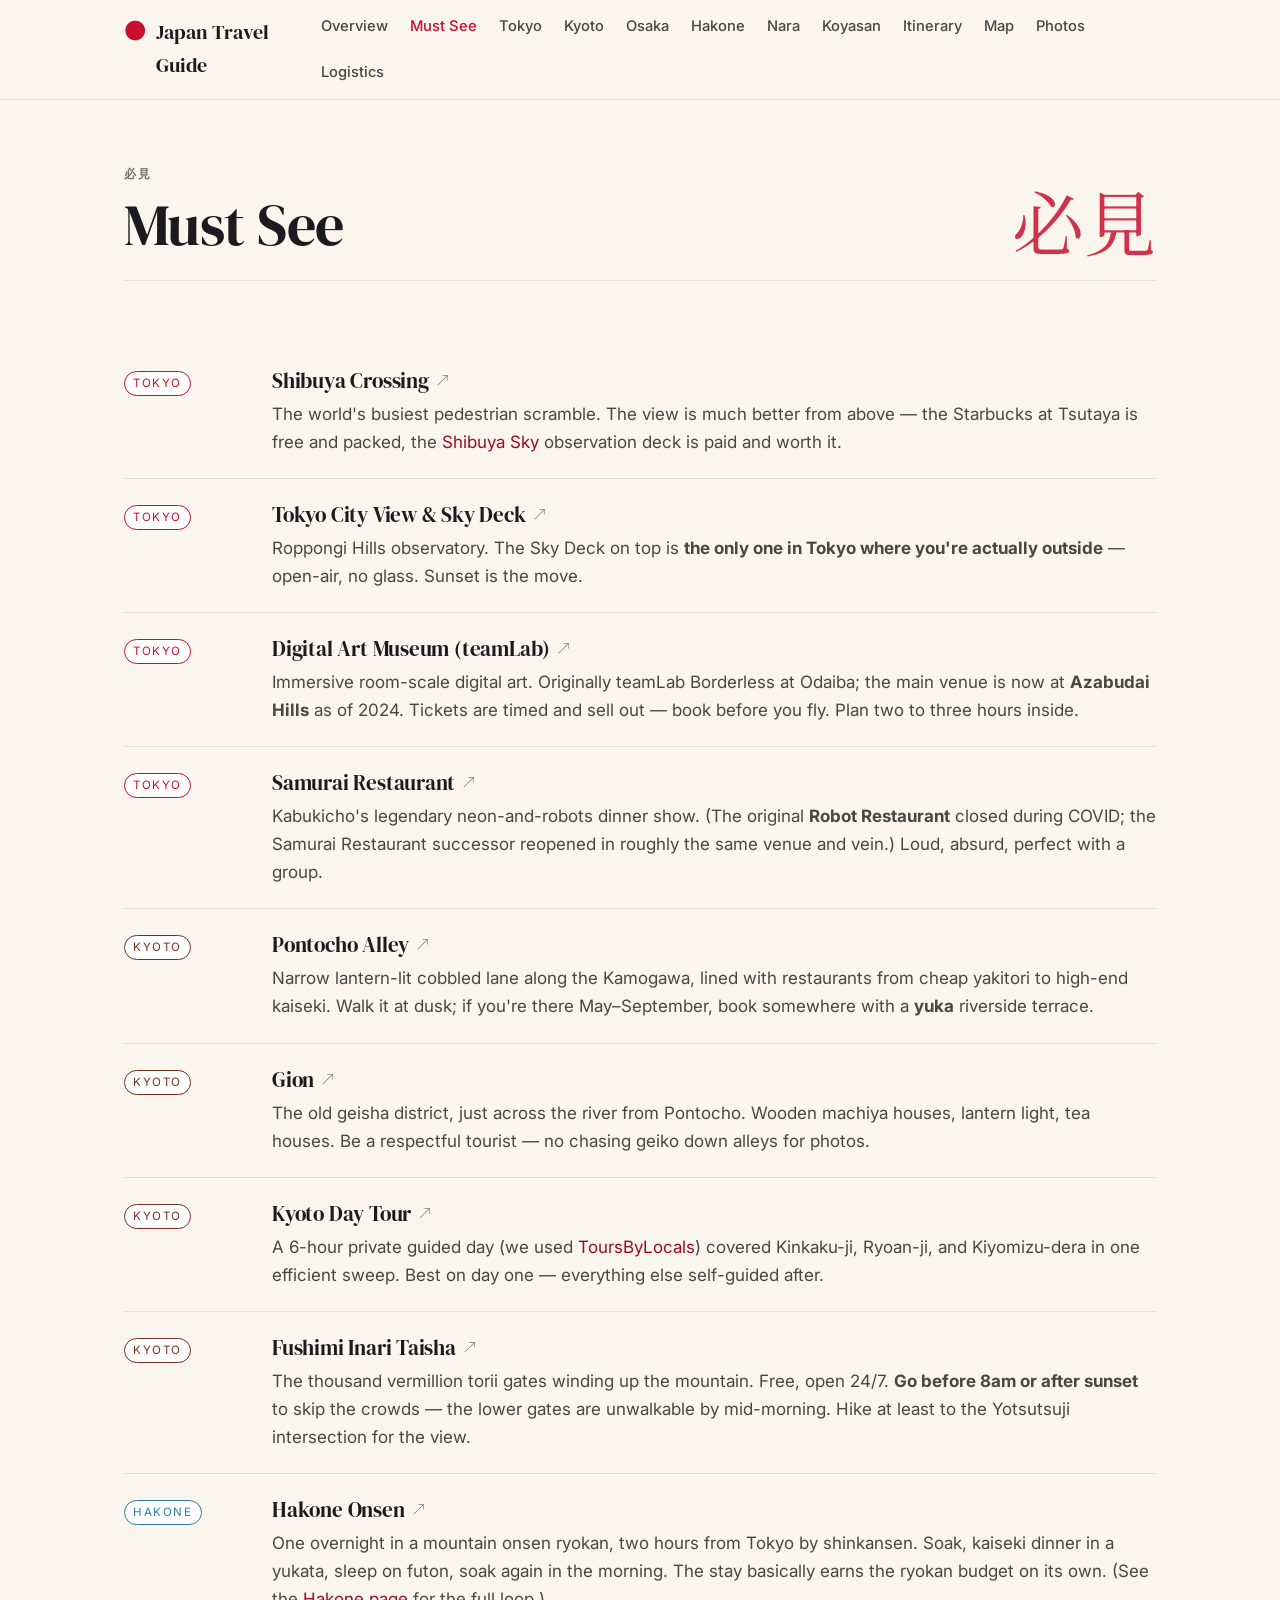
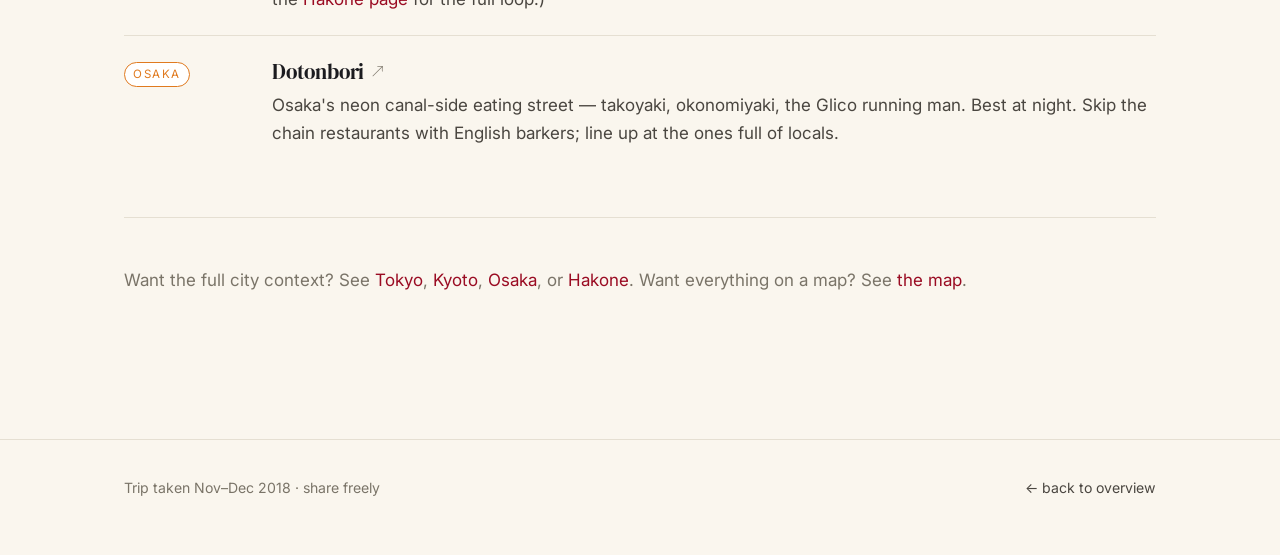
<file: must-see.html>
<!doctype html>
<html lang="en">
<head>
  <meta charset="utf-8" />
  <meta name="viewport" content="width=device-width, initial-scale=1" />
  <title>Must See — Japan Travel Guide</title>
  <link rel="preconnect" href="https://fonts.googleapis.com">
  <link rel="preconnect" href="https://fonts.gstatic.com" crossorigin>
  <link rel="stylesheet" href="https://fonts.googleapis.com/css2?family=DM+Serif+Display&family=Inter:wght@400;500;600&family=Noto+Serif+JP:wght@400;500&display=swap">
  <link rel="stylesheet" href="assets/css/style.css">
  <link rel="icon" href="data:image/svg+xml,%3Csvg xmlns='http://www.w3.org/2000/svg' viewBox='0 0 100 100'%3E%3Ctext y='.9em' font-size='90'%3E⛩️%3C/text%3E%3C/svg%3E">
</head>
<body>
  <header class="site-header">
    <nav class="nav">
      <a class="brand" href="./"><span class="mark">●</span> Japan Travel Guide</a>
      <div class="nav-links">
        <a href="./">Overview</a>
        <a href="must-see.html" class="active">Must See</a>
        <a href="cities/tokyo.html">Tokyo</a>
        <a href="cities/kyoto.html">Kyoto</a>
        <a href="cities/osaka.html">Osaka</a>
        <a href="cities/hakone.html">Hakone</a>
        <a href="cities/nara.html">Nara</a>
        <a href="cities/koyasan.html">Koyasan</a>
        <a href="itinerary.html">Itinerary</a>
        <a href="map.html">Map</a>
        <a href="photos.html">Photos</a>
        <a href="logistics.html">Logistics</a>
      </div>
    </nav>
  </header>

  <main>
    <div class="container">
      <header class="city-header">
        <div>
          <p class="eyebrow">必見</p>
          <h1>Must See</h1>
        </div>
        <div class="city-jp-big" style="color: var(--vermillion); opacity: 0.85;">必見</div>
      </header>

      <section class="section">
        <ul class="place-list">

          <li class="place" id="shibuya-crossing">
            <div class="meta"><span class="cat" style="color: var(--c-tokyo); border-color: var(--c-tokyo);">Tokyo</span></div>
            <div class="body">
              <h3><a href="https://www.google.com/maps/search/?api=1&amp;query=Shibuya+Crossing+Tokyo" target="_blank" rel="noopener">Shibuya Crossing</a></h3>
              <p>The world's busiest pedestrian scramble. The view is much better from above &mdash;
                the Starbucks at Tsutaya is free and packed, the
                <a href="https://www.shibuya-sky.com/en/" target="_blank" rel="noopener">Shibuya Sky</a>
                observation deck is paid and worth it.</p>
            </div>
          </li>

          <li class="place" id="tokyo-city-view">
            <div class="meta"><span class="cat" style="color: var(--c-tokyo); border-color: var(--c-tokyo);">Tokyo</span></div>
            <div class="body">
              <h3><a href="https://tcv.roppongihills.com/en/" target="_blank" rel="noopener">Tokyo City View &amp; Sky Deck</a></h3>
              <p>Roppongi Hills observatory. The Sky Deck on top is <b>the only one in Tokyo where
                you're actually outside</b> &mdash; open-air, no glass. Sunset is the move.</p>
            </div>
          </li>

          <li class="place" id="digital-art-museum">
            <div class="meta"><span class="cat" style="color: var(--c-tokyo); border-color: var(--c-tokyo);">Tokyo</span></div>
            <div class="body">
              <h3><a href="https://www.teamlab.art/e/tokyo/" target="_blank" rel="noopener">Digital Art Museum (teamLab)</a></h3>
              <p>Immersive room-scale digital art. Originally teamLab Borderless at Odaiba; the
                main venue is now at <b>Azabudai Hills</b> as of 2024. Tickets are timed and sell
                out &mdash; book before you fly. Plan two to three hours inside.</p>
            </div>
          </li>

          <li class="place" id="samurai-restaurant">
            <div class="meta"><span class="cat" style="color: var(--c-tokyo); border-color: var(--c-tokyo);">Tokyo</span></div>
            <div class="body">
              <h3><a href="https://samurai-restaurant.tokyo/" target="_blank" rel="noopener">Samurai Restaurant</a></h3>
              <p>Kabukicho's legendary neon-and-robots dinner show. (The original
                <b>Robot Restaurant</b> closed during COVID; the Samurai Restaurant successor
                reopened in roughly the same venue and vein.) Loud, absurd, perfect with a group.</p>
            </div>
          </li>

          <li class="place" id="pontocho-alley">
            <div class="meta"><span class="cat" style="color: var(--c-kyoto); border-color: var(--c-kyoto);">Kyoto</span></div>
            <div class="body">
              <h3><a href="https://www.google.com/maps/search/?api=1&amp;query=Pontocho+Alley+Kyoto" target="_blank" rel="noopener">Pontocho Alley</a></h3>
              <p>Narrow lantern-lit cobbled lane along the Kamogawa, lined with restaurants from
                cheap yakitori to high-end kaiseki. Walk it at dusk; if you're there May&ndash;September,
                book somewhere with a <b>yuka</b> riverside terrace.</p>
            </div>
          </li>

          <li class="place" id="gion">
            <div class="meta"><span class="cat" style="color: var(--c-kyoto); border-color: var(--c-kyoto);">Kyoto</span></div>
            <div class="body">
              <h3><a href="https://www.google.com/maps/search/?api=1&amp;query=Gion+Kyoto" target="_blank" rel="noopener">Gion</a></h3>
              <p>The old geisha district, just across the river from Pontocho. Wooden machiya
                houses, lantern light, tea houses. Be a respectful tourist &mdash; no chasing geiko
                down alleys for photos.</p>
            </div>
          </li>

          <li class="place" id="kyoto-day-tour">
            <div class="meta"><span class="cat" style="color: var(--c-kyoto); border-color: var(--c-kyoto);">Kyoto</span></div>
            <div class="body">
              <h3><a href="https://www.toursbylocals.com/Kyoto-Tours" target="_blank" rel="noopener">Kyoto Day Tour</a></h3>
              <p>A 6-hour private guided day (we used
                <a href="https://www.toursbylocals.com/Kyoto-Tours" target="_blank" rel="noopener">ToursByLocals</a>)
                covered Kinkaku-ji, Ryoan-ji, and Kiyomizu-dera in one efficient sweep. Best on
                day one &mdash; everything else self-guided after.</p>
            </div>
          </li>

          <li class="place" id="fushimi-inari">
            <div class="meta"><span class="cat" style="color: var(--c-kyoto); border-color: var(--c-kyoto);">Kyoto</span></div>
            <div class="body">
              <h3><a href="http://inari.jp/en/" target="_blank" rel="noopener">Fushimi Inari Taisha</a></h3>
              <p>The thousand vermillion torii gates winding up the mountain. Free, open 24/7.
                <b>Go before 8am or after sunset</b> to skip the crowds &mdash; the lower gates are
                unwalkable by mid-morning. Hike at least to the Yotsutsuji intersection for the view.</p>
            </div>
          </li>

          <li class="place" id="hakone-onsen">
            <div class="meta"><span class="cat" style="color: var(--c-hakone); border-color: var(--c-hakone);">Hakone</span></div>
            <div class="body">
              <h3><a href="cities/hakone.html">Hakone Onsen</a></h3>
              <p>One overnight in a mountain onsen ryokan, two hours from Tokyo by shinkansen.
                Soak, kaiseki dinner in a yukata, sleep on futon, soak again in the morning. The
                stay basically earns the ryokan budget on its own. (See the
                <a href="cities/hakone.html">Hakone page</a> for the full loop.)</p>
            </div>
          </li>

          <li class="place" id="dotonbori">
            <div class="meta"><span class="cat" style="color: var(--c-osaka); border-color: var(--c-osaka);">Osaka</span></div>
            <div class="body">
              <h3><a href="https://www.google.com/maps/search/?api=1&amp;query=Dotonbori+Osaka" target="_blank" rel="noopener">Dotonbori</a></h3>
              <p>Osaka's neon canal-side eating street &mdash; takoyaki, okonomiyaki, the Glico
                running man. Best at night. Skip the chain restaurants with English barkers; line
                up at the ones full of locals.</p>
            </div>
          </li>

        </ul>

        <hr class="divider">
        <p class="muted">
          Want the full city context? See <a href="cities/tokyo.html">Tokyo</a>,
          <a href="cities/kyoto.html">Kyoto</a>, <a href="cities/osaka.html">Osaka</a>, or
          <a href="cities/hakone.html">Hakone</a>. Want everything on a map?
          See <a href="map.html">the map</a>.
        </p>
      </section>
    </div>
  </main>

  <footer class="site-footer">
    <div class="container">
      <div>Trip taken Nov–Dec 2018 · share freely</div>
      <div><a href="./">← back to overview</a></div>
    </div>
  </footer>
</body>
</html>
</file>
<file: assets/css/style.css>
/* ----------------------------------------------------------
   Japan Guide — site styles
   Palette: washi cream + sumi black + vermillion + indigo
---------------------------------------------------------- */

:root {
  --bg: #faf6ee;
  --bg-alt: #f3ecdc;
  --ink: #1b1b1f;
  --ink-2: #4a4640;
  --ink-3: #7a7468;
  --rule: #e5dfd2;
  --vermillion: #c8102e;
  --vermillion-dark: #9a0c23;
  --indigo: #1f2a44;
  --gold: #b08940;

  --c-tokyo: #c8102e;
  --c-hakone: #2c7da0;
  --c-kyoto: #7b2d26;
  --c-nara: #588157;
  --c-osaka: #e07a1f;
  --c-koyasan: #4a3b6e;

  --serif: "DM Serif Display", "Noto Serif JP", Georgia, serif;
  --sans: "Inter", -apple-system, BlinkMacSystemFont, "Helvetica Neue", Arial, sans-serif;
  --jp: "Noto Serif JP", serif;

  --container: 1080px;
  --shadow-card: 0 1px 2px rgba(27, 27, 31, 0.05), 0 8px 24px -16px rgba(27, 27, 31, 0.12);
}

* { box-sizing: border-box; }

html { scroll-behavior: smooth; }

body {
  margin: 0;
  font-family: var(--sans);
  font-size: 17px;
  line-height: 1.65;
  color: var(--ink);
  background: var(--bg);
  -webkit-font-smoothing: antialiased;
  text-rendering: optimizeLegibility;
}

img { max-width: 100%; display: block; }
a { color: var(--vermillion-dark); text-decoration: none; }
a:hover { text-decoration: underline; }

/* ---------- typography ---------- */
h1, h2, h3, h4 { font-family: var(--serif); font-weight: 400; color: var(--ink); letter-spacing: -0.01em; }
h1 { font-size: clamp(2.4rem, 5vw, 3.6rem); line-height: 1.05; margin: 0 0 0.6em; }
h2 { font-size: clamp(1.7rem, 3vw, 2.2rem); line-height: 1.15; margin: 2.4em 0 0.6em; }
h3 { font-size: 1.25rem; line-height: 1.3; margin: 1.6em 0 0.4em; }
h4 { font-size: 1rem; text-transform: uppercase; letter-spacing: 0.12em; font-family: var(--sans); font-weight: 600; color: var(--ink-3); margin: 1.6em 0 0.6em; }
p { margin: 0 0 1em; }

.eyebrow {
  text-transform: uppercase;
  letter-spacing: 0.18em;
  font-size: 0.75rem;
  color: var(--ink-3);
  font-weight: 600;
}
.jp { font-family: var(--jp); }
.muted { color: var(--ink-3); }

/* ---------- layout ---------- */
.container { max-width: var(--container); margin: 0 auto; padding: 0 24px; }
.section { padding: 64px 0; }
.section-tight { padding: 32px 0; }
.divider { border: 0; border-top: 1px solid var(--rule); margin: 48px 0; }
.lede { font-size: 1.2rem; line-height: 1.55; color: var(--ink-2); max-width: 60ch; }

/* ---------- header / nav ---------- */
.site-header {
  position: sticky; top: 0; z-index: 50;
  background: rgba(250, 246, 238, 0.92);
  backdrop-filter: saturate(140%) blur(8px);
  -webkit-backdrop-filter: saturate(140%) blur(8px);
  border-bottom: 1px solid var(--rule);
}
.nav {
  display: flex; align-items: center; justify-content: space-between;
  padding: 14px 24px; max-width: var(--container); margin: 0 auto;
}
.brand {
  font-family: var(--serif);
  font-size: 1.25rem;
  color: var(--ink);
  display: flex; align-items: baseline; gap: 10px;
}
.brand .mark { color: var(--vermillion); font-size: 1.4rem; line-height: 1; }
.brand:hover { text-decoration: none; }

.nav-links { display: flex; gap: 22px; flex-wrap: wrap; }
.nav-links a {
  color: var(--ink-2); font-size: 0.92rem; font-weight: 500;
}
.nav-links a.active { color: var(--vermillion); }
.nav-links a:hover { color: var(--vermillion); text-decoration: none; }

@media (max-width: 720px) {
  .nav { flex-direction: column; gap: 10px; align-items: flex-start; padding: 12px 20px; }
  .nav-links { gap: 14px; }
  .nav-links a { font-size: 0.85rem; }
}

/* ---------- hero (home) ---------- */
.hero {
  padding: 56px 0 40px;
  border-bottom: 1px solid var(--rule);
  position: relative;
  overflow: hidden;
}
.hero::before {
  content: "";
  position: absolute; right: -120px; top: -80px;
  width: 380px; height: 380px;
  border-radius: 50%;
  background: radial-gradient(circle, rgba(200,16,46,0.10), rgba(200,16,46,0) 70%);
  pointer-events: none;
}
.hero h1 { margin: 0; }

/* ---------- must-see grid (overview) ---------- */
.section-head {
  display: flex;
  justify-content: space-between;
  align-items: baseline;
  gap: 16px;
  flex-wrap: wrap;
}
.section-head h2 { margin: 8px 0 0; }
.section-head-link {
  font-size: 0.85rem;
  text-transform: uppercase;
  letter-spacing: 0.14em;
  color: var(--ink-3);
  font-weight: 500;
  white-space: nowrap;
}
.section-head-link:hover { color: var(--vermillion); text-decoration: none; }

.must-see-grid {
  display: grid;
  grid-template-columns: repeat(auto-fit, minmax(280px, 1fr));
  gap: 12px;
}
.must-card {
  background: #fff;
  border: 1px solid var(--rule);
  border-radius: 6px;
  padding: 16px 18px 16px 22px;
  color: inherit;
  display: block;
  position: relative;
  overflow: hidden;
  transition: transform 0.15s ease, box-shadow 0.15s ease, border-color 0.15s ease;
}
.must-card:hover {
  transform: translateY(-2px);
  box-shadow: var(--shadow-card);
  border-color: var(--ink-3);
  text-decoration: none;
}
.must-card .accent {
  position: absolute; left: 0; top: 0; bottom: 0; width: 4px;
  background: var(--accent, var(--vermillion));
}
.must-card .must-city {
  font-size: 0.7rem;
  text-transform: uppercase;
  letter-spacing: 0.16em;
  color: var(--accent, var(--ink-3));
  font-weight: 600;
}
.must-card .must-name {
  font-family: var(--serif);
  font-size: 1.15rem;
  line-height: 1.25;
  margin: 4px 0 4px;
  color: var(--ink);
}
.must-card .must-blurb {
  font-size: 0.85rem;
  color: var(--ink-2);
  line-height: 1.45;
}

/* ---------- city cards ---------- */
.city-grid {
  display: grid;
  grid-template-columns: repeat(auto-fit, minmax(260px, 1fr));
  gap: 18px;
}
.city-card {
  background: #fff;
  border: 1px solid var(--rule);
  border-radius: 6px;
  padding: 24px;
  display: block;
  color: inherit;
  transition: transform 0.15s ease, box-shadow 0.15s ease, border-color 0.15s ease;
  position: relative;
  overflow: hidden;
}
.city-card:hover {
  transform: translateY(-2px);
  box-shadow: var(--shadow-card);
  text-decoration: none;
  border-color: var(--ink-3);
}
.city-card .city-jp {
  font-family: var(--jp);
  font-size: 2.5rem;
  line-height: 1;
  color: var(--ink);
  margin-bottom: 6px;
}
.city-card .city-en {
  font-family: var(--serif);
  font-size: 1.4rem;
}
.city-card .city-tag {
  display: inline-block;
  font-size: 0.72rem;
  text-transform: uppercase;
  letter-spacing: 0.14em;
  color: var(--ink-3);
  margin-top: 10px;
}
.city-card .accent {
  position: absolute; left: 0; top: 0; bottom: 0; width: 4px;
  background: var(--accent, var(--vermillion));
}
.city-card .city-blurb { color: var(--ink-2); font-size: 0.95rem; margin-top: 8px; }

/* ---------- city page header ---------- */
.city-header {
  padding: 64px 0 24px;
  border-bottom: 1px solid var(--rule);
  display: flex; align-items: flex-end; justify-content: space-between;
  gap: 24px; flex-wrap: wrap;
}
.city-header h1 { margin: 0; }
.city-header .city-jp-big {
  font-family: var(--jp);
  font-size: 4.5rem;
  line-height: 1;
  color: var(--accent, var(--vermillion));
  opacity: 0.85;
  margin: 0;
}
.city-header .city-meta { color: var(--ink-3); font-size: 0.9rem; }

/* ---------- place list ---------- */
.place-list { list-style: none; padding: 0; margin: 0; }
.place {
  padding: 22px 0;
  border-bottom: 1px solid var(--rule);
  display: grid;
  grid-template-columns: 124px 1fr;
  gap: 24px;
}
.place:last-child { border-bottom: 0; }
.place .meta {
  font-size: 0.72rem;
  text-transform: uppercase;
  letter-spacing: 0.14em;
  color: var(--ink-3);
  padding-top: 4px;
}
.place .meta .cat {
  display: inline-block;
  padding: 2px 8px;
  border-radius: 100px;
  border: 1px solid var(--rule);
  background: #fff;
  color: var(--ink-2);
  white-space: nowrap;
}
.place .body h3 { margin: 0 0 6px; font-family: var(--serif); font-size: 1.3rem; }
.place .body p  { margin: 0; color: var(--ink-2); }
.place .body h3 a {
  color: inherit;
  text-decoration: none;
  border-bottom: 1px solid transparent;
  transition: border-color 0.15s ease, color 0.15s ease;
}
.place .body h3 a:hover {
  color: var(--vermillion);
  border-bottom-color: var(--vermillion);
}
.place .body h3 a::after {
  content: "\2197"; /* north-east arrow */
  display: inline-block;
  margin-left: 6px;
  font-size: 0.75em;
  color: var(--ink-3);
  vertical-align: 2px;
  transition: color 0.15s ease, transform 0.15s ease;
}
.place .body h3 a:hover::after {
  color: var(--vermillion);
  transform: translate(1px, -1px);
}

@media (max-width: 600px) {
  .place { grid-template-columns: 1fr; gap: 8px; }
}

/* ---------- itinerary ---------- */
.day {
  display: grid;
  grid-template-columns: 140px 1fr;
  gap: 24px;
  padding: 28px 0;
  border-bottom: 1px solid var(--rule);
}
.day .when {
  font-family: var(--serif);
  font-size: 1.1rem;
  color: var(--ink);
}
.day .when .dow {
  display: block;
  font-family: var(--sans);
  font-size: 0.72rem;
  text-transform: uppercase;
  letter-spacing: 0.14em;
  color: var(--ink-3);
  margin-top: 4px;
}
.day .what h3 { margin-top: 0; }
.day .what ul { margin: 0; padding-left: 1.2em; }
.day .what li { margin: 4px 0; color: var(--ink-2); }
.day .what li b { color: var(--ink); font-weight: 600; }

.leg {
  background: var(--bg-alt);
  border-left: 3px solid var(--accent, var(--vermillion));
  padding: 14px 18px;
  margin: 24px 0;
  font-size: 0.95rem;
  color: var(--ink-2);
}
.leg b { color: var(--ink); }

@media (max-width: 600px) {
  .day { grid-template-columns: 1fr; gap: 6px; }
}

/* ---------- map page ---------- */
#map {
  height: 70vh;
  min-height: 480px;
  border: 1px solid var(--rule);
  border-radius: 6px;
  background: #eee;
}

/* ---------- per-city map (on city pages) ---------- */
.city-map-wrap {
  margin: 24px 0 8px;
  position: relative;
  z-index: 1;
}
#city-map {
  height: 380px;
  border: 1px solid var(--rule);
  border-radius: 6px;
  background: #eee;
}
.city-map-caption {
  display: flex;
  justify-content: space-between;
  align-items: baseline;
  gap: 12px;
  flex-wrap: wrap;
  margin-top: 10px;
  font-size: 0.85rem;
  color: var(--ink-3);
}
@media (max-width: 600px) {
  #city-map { height: 300px; }
}
.legend {
  display: flex; flex-wrap: wrap; gap: 14px; margin: 20px 0;
  font-size: 0.9rem;
}
.legend .dot {
  display: inline-block; width: 12px; height: 12px; border-radius: 50%;
  margin-right: 6px; vertical-align: -1px;
}

.leaflet-popup-content {
  font-family: var(--sans);
  font-size: 0.92rem;
  line-height: 1.45;
  color: var(--ink);
  margin: 12px 14px !important;
}
.leaflet-popup-content b {
  font-family: var(--serif);
  font-weight: 400;
  font-size: 1.05rem;
  display: block;
  margin-bottom: 4px;
}
.leaflet-popup-content .cat-tag {
  display: inline-block;
  font-size: 0.7rem;
  text-transform: uppercase;
  letter-spacing: 0.12em;
  color: var(--ink-3);
  margin-bottom: 6px;
}
.leaflet-popup-content .popup-links {
  margin-top: 8px;
  padding-top: 8px;
  border-top: 1px solid var(--rule);
  font-size: 0.82rem;
}
.leaflet-popup-content .popup-links a {
  color: var(--vermillion-dark);
}

/* ---------- logistics tables ---------- */
.kv {
  width: 100%;
  border-collapse: collapse;
}
.kv td {
  padding: 12px 0;
  border-bottom: 1px solid var(--rule);
  vertical-align: top;
}
.kv td:first-child {
  color: var(--ink-3);
  font-size: 0.85rem;
  text-transform: uppercase;
  letter-spacing: 0.1em;
  width: 220px;
  padding-right: 24px;
}
.kv td:last-child { color: var(--ink); }
.kv tr:last-child td { border-bottom: 0; }

.callout {
  background: #fff;
  border: 1px solid var(--rule);
  border-left: 3px solid var(--vermillion);
  padding: 18px 22px;
  border-radius: 4px;
  margin: 24px 0;
}
.callout h3 { margin: 0 0 6px; font-size: 1.1rem; }
.callout p:last-child { margin: 0; }

/* ---------- footer ---------- */
.site-footer {
  border-top: 1px solid var(--rule);
  padding: 36px 0 56px;
  color: var(--ink-3);
  font-size: 0.88rem;
  margin-top: 64px;
}
.site-footer .container {
  display: flex; justify-content: space-between; gap: 16px; flex-wrap: wrap;
}
.site-footer a { color: var(--ink-2); }

/* ---------- photo gallery ---------- */
.section-photos {
  background: var(--bg-alt);
  border-top: 1px solid var(--rule);
  border-bottom: 1px solid var(--rule);
  padding: 48px 0 56px;
  margin-top: 24px;
}
.section-photos .section-head {
  margin-bottom: 24px;
}
.section-photos .photo-credit {
  margin: 6px 0 0;
  font-size: 0.9rem;
  color: var(--ink-3);
}
.section-photos .photo-credit a {
  color: var(--ink-2);
}
.photo-grid {
  column-count: 3;
  column-gap: 12px;
}
.photo-grid a {
  display: block;
  margin: 0 0 12px;
  break-inside: avoid;
  border-radius: 4px;
  overflow: hidden;
  background: #fff;
  border: 1px solid var(--rule);
  transition: transform 0.18s ease, box-shadow 0.18s ease;
}
.photo-grid a:hover {
  transform: translateY(-2px);
  box-shadow: var(--shadow-card);
  text-decoration: none;
}
.photo-grid img {
  width: 100%;
  height: auto;
  display: block;
}
.photos-elsewhere {
  background: var(--bg-alt);
  border-top: 1px solid var(--rule);
  border-bottom: 1px solid var(--rule);
  padding: 32px 0;
  margin-top: 24px;
  color: var(--ink-2);
  font-size: 0.95rem;
}
.section-photos-page {
  padding: 40px 0 48px;
  border-top: 1px solid var(--rule);
}
.section-photos-page:first-of-type { border-top: 0; padding-top: 16px; }
.section-photos-page .section-head {
  border-left: 3px solid var(--accent, var(--vermillion));
  padding-left: 14px;
  margin-bottom: 20px;
}
.section-photos-page .section-head h2 {
  margin: 4px 0 4px;
  font-size: 1.8rem;
}
.section-photos-page .photo-credit {
  margin: 4px 0 0;
  font-size: 0.85rem;
  color: var(--ink-3);
}
.section-photos-page .photo-credit a { color: var(--ink-2); }
.photos-jump {
  margin: -8px 0 24px;
  font-size: 0.92rem;
  color: var(--ink-3);
}
.photos-jump a {
  color: var(--ink-2);
  text-decoration: none;
  border-bottom: 1px dotted var(--rule);
}
.photos-jump a:hover { color: var(--vermillion); border-bottom-color: var(--vermillion); }
@media (max-width: 900px) { .photo-grid { column-count: 2; } }
@media (max-width: 520px) { .photo-grid { column-count: 1; } }

/* ---------- utility ---------- */
.row { display: flex; gap: 24px; flex-wrap: wrap; }
.row > * { flex: 1 1 320px; }
.tag-row { display: flex; flex-wrap: wrap; gap: 8px; margin: 12px 0 24px; }
.tag {
  font-size: 0.78rem;
  padding: 4px 10px;
  background: #fff;
  border: 1px solid var(--rule);
  border-radius: 100px;
  color: var(--ink-2);
}
</file>
